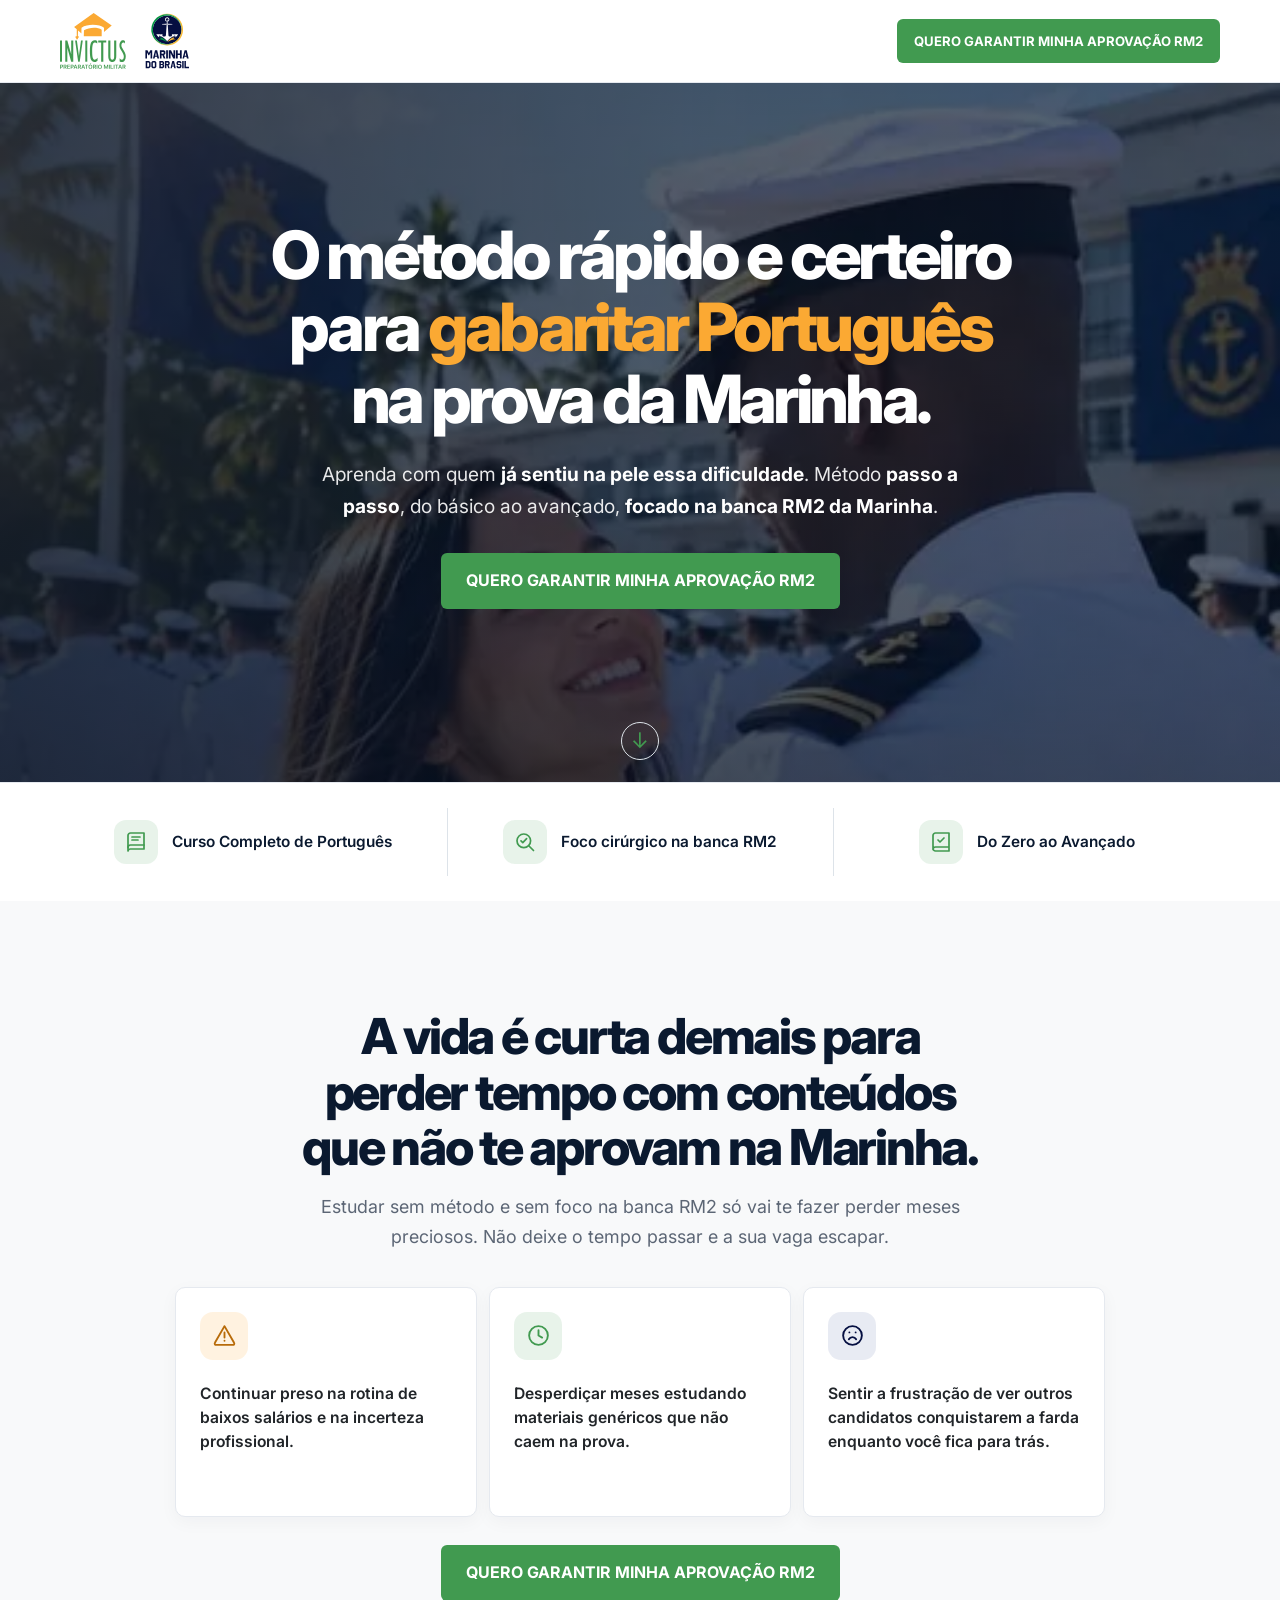
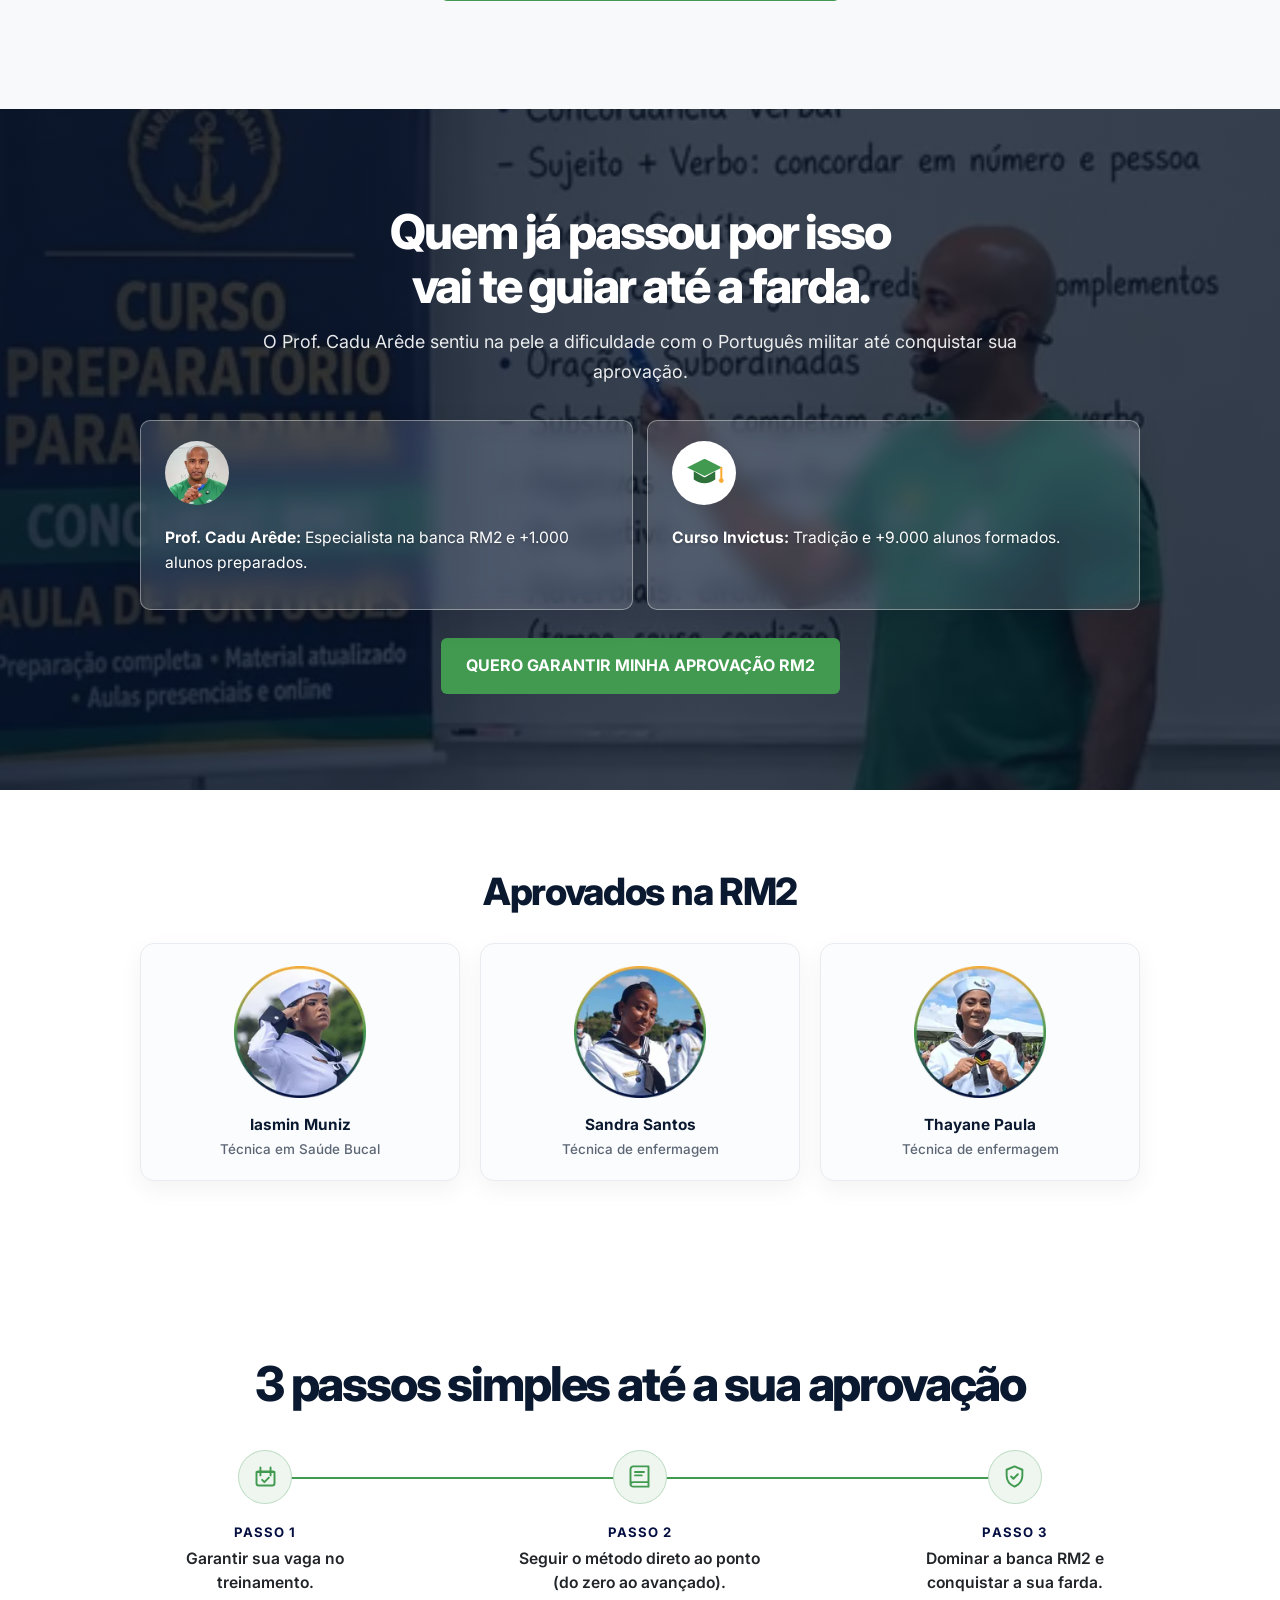
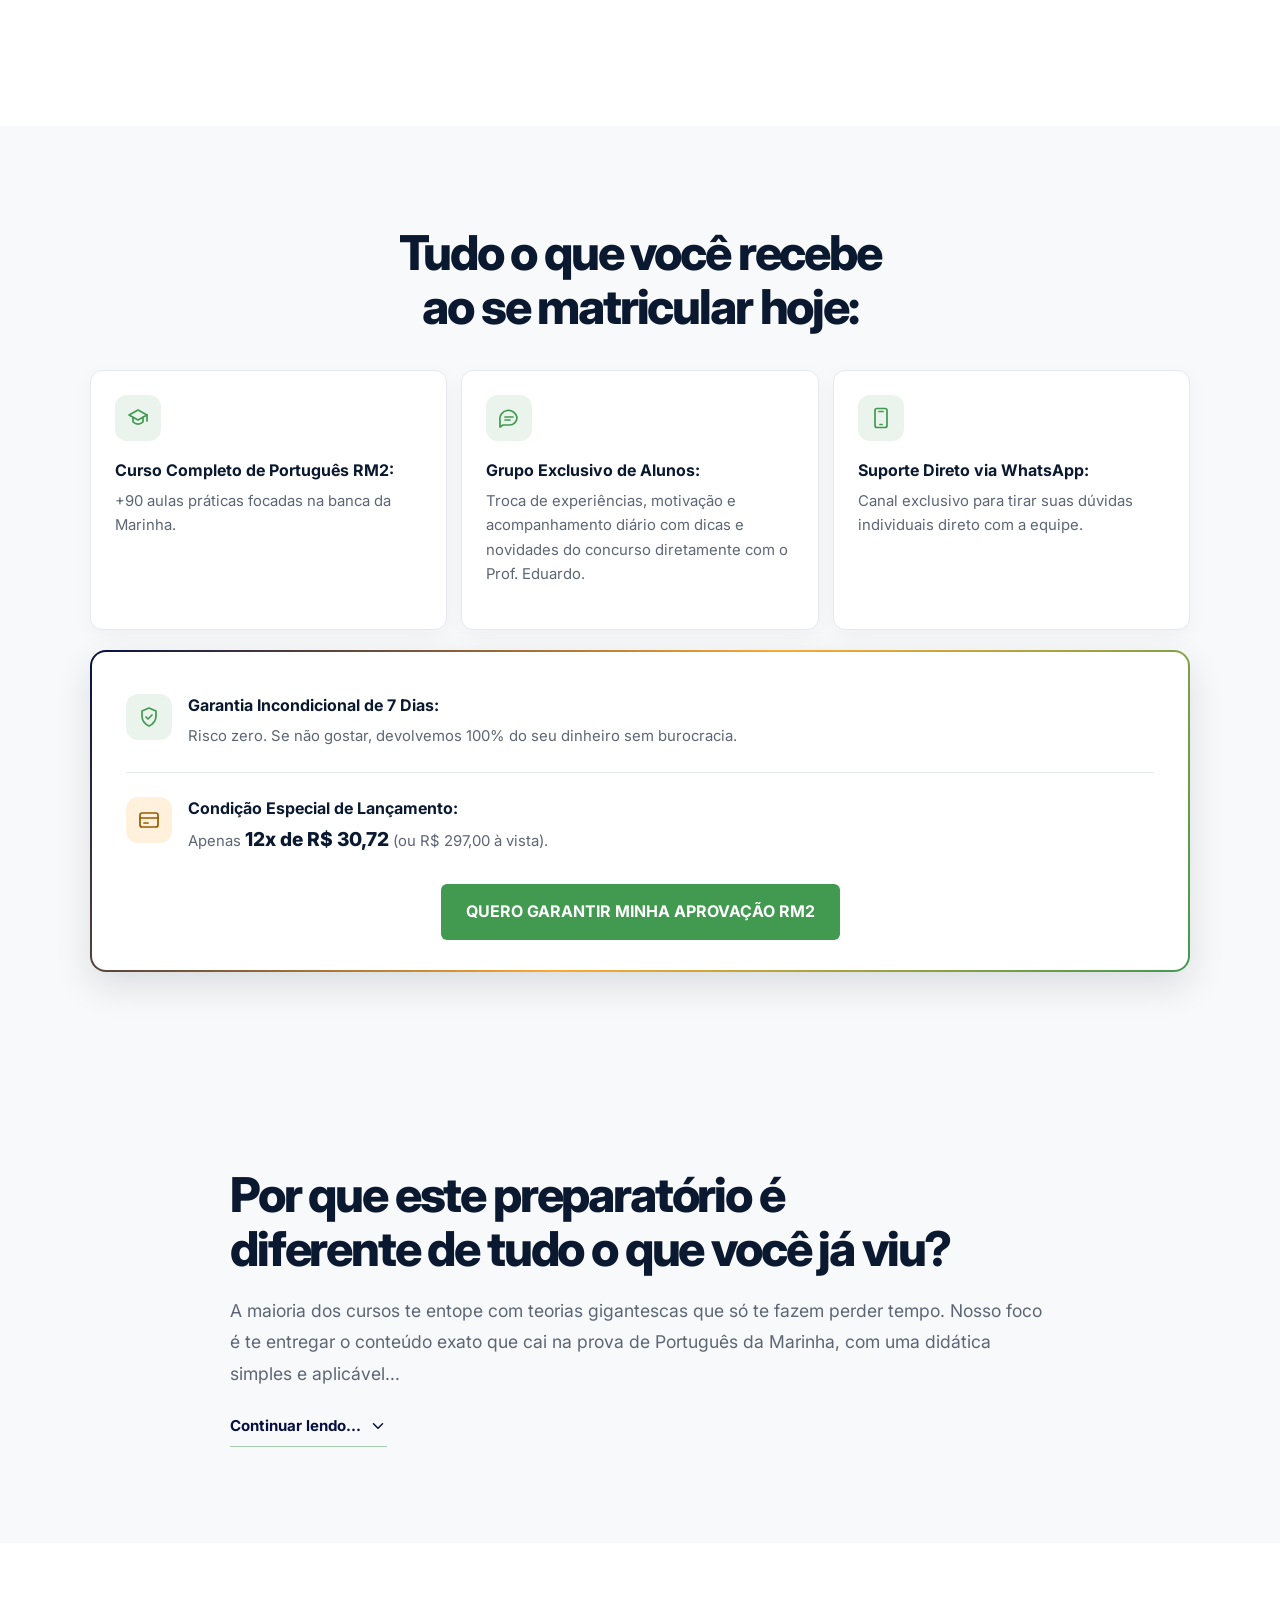
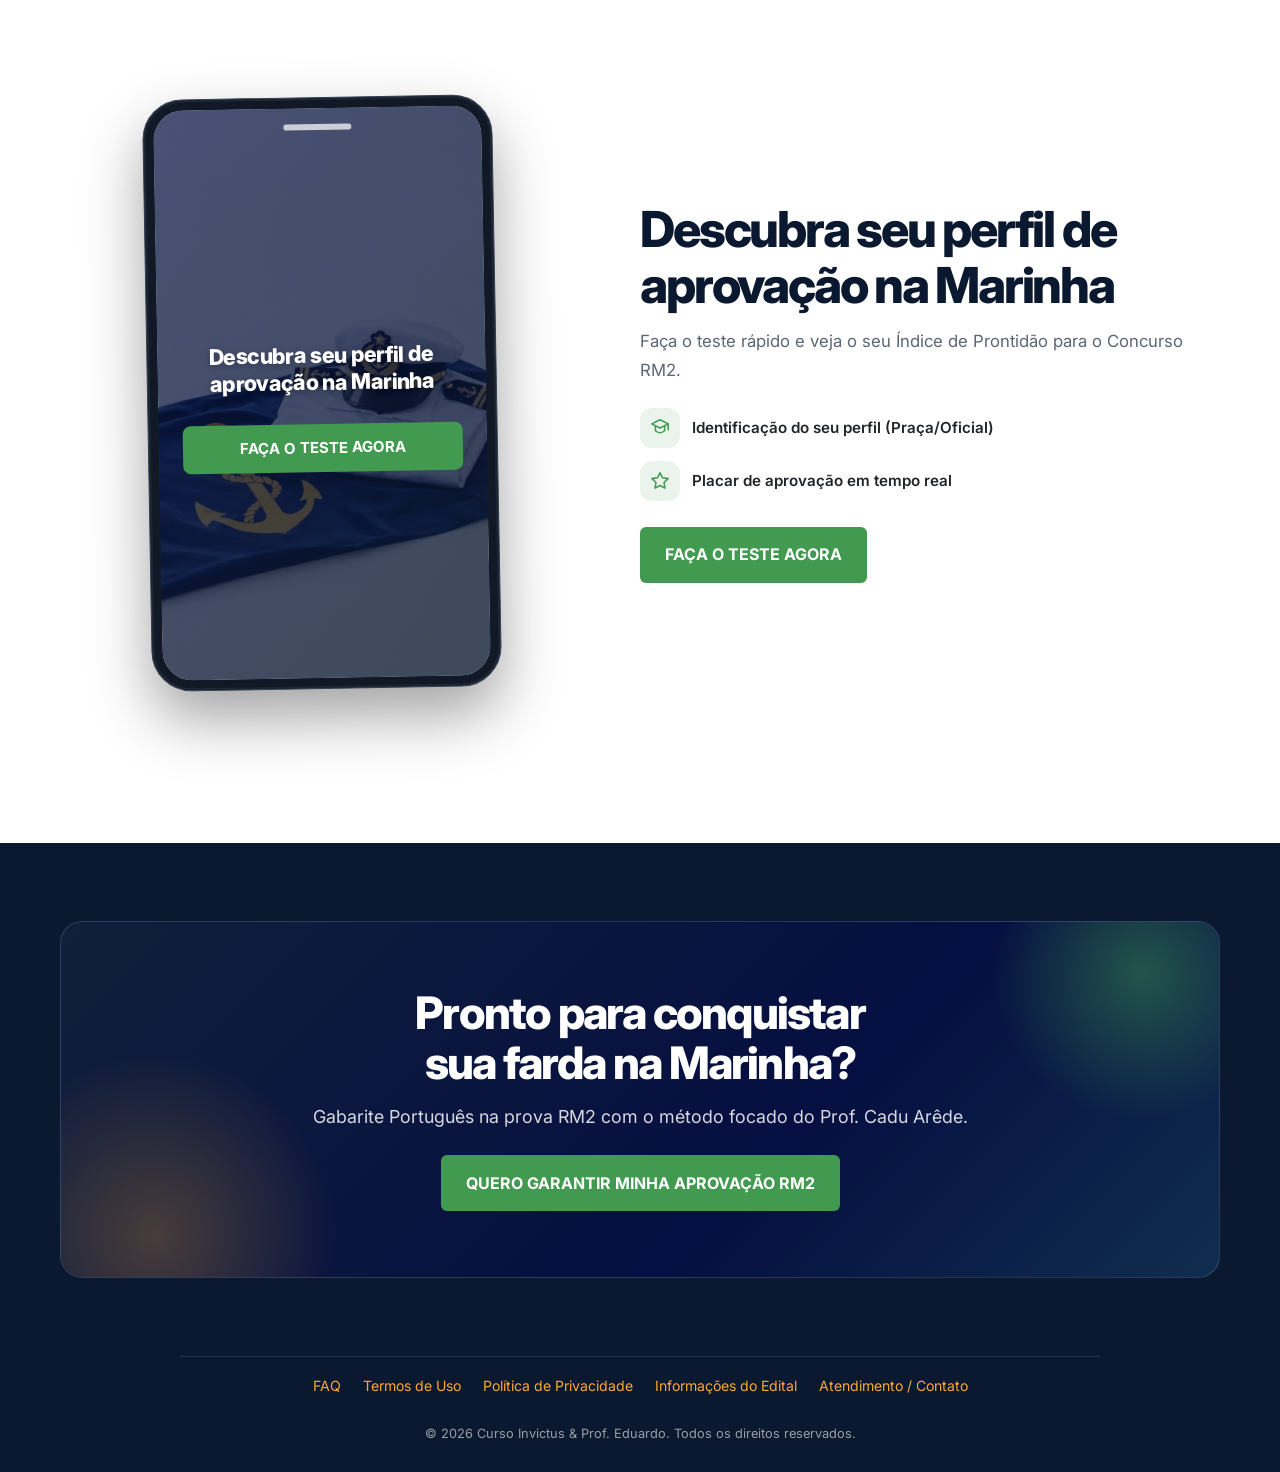
<file: index.html>
<!DOCTYPE html>
<html lang="pt-BR">
<head>

    <!-- Google Tag Manager -->
    <script async src="https://www.googletagmanager.com/gtm.js?id=GTM-WJBBPPFW"></script>
    <script>
      window.dataLayer = window.dataLayer || [];
      function gtag(){dataLayer.push(arguments);}
      gtag('js', new Date());
    </script>
    <!-- End Google Tag Manager -->

    <meta charset="UTF-8">
    <meta name="viewport" content="width=device-width, initial-scale=1.0">
    <meta name="description" content="Prepare-se para a prova de Português da Marinha com o método Invictus RM2.">
    <meta name="theme-color" content="#0A192F">
    <meta name="facebook-domain-verification" content="waq3lsb4lheipch0cb668n9ykri3t5">
    <title>Invictus RM2 | Português para a prova da Marinha</title>

    <link rel="preload" href="./assets/fonts/Inter/Inter-latin.woff" as="font" type="font/woff" crossorigin>

    <style>
        @font-face { font-family:'Inter'; src:url('./assets/fonts/Inter/Inter-latin.woff') format('woff'); font-style:normal; font-weight:100 900; font-display:swap; }
        :root { --primary-blue:#050F41; --dark-blue:#0A192F; --accent-green:#419a50; --accent-yellow:#fba933; --bg-light:#F8F9FA; --text-main:#212529; --text-muted:#5C6675; --white:#fff; --font-base:'Inter','Roboto',sans-serif; --container-max:1160px; }
        *,*::before,*::after { box-sizing:border-box; margin:0; padding:0; }
        body { background:var(--bg-light); color:var(--text-main); font-family:var(--font-base); line-height:1.6; -webkit-font-smoothing:antialiased; }
        img,svg { display:block; max-width:100%; }
        a { color:inherit; }
        .container { width:min(100% - 40px,var(--container-max)); margin-inline:auto; }
        .header { position:relative; z-index:5; padding:12px 0; border-bottom:1px solid #E5E9EF; background:var(--white); }
        .header-container,.brand { display:flex; align-items:center; }
        .header-container { justify-content:space-between; gap:20px; }
        .brand { gap:10px; color:var(--dark-blue); text-decoration:none; }
        .logo-img { width:66px; height:58px; object-fit:contain; }
        .btn-primary { display:inline-flex; align-items:center; justify-content:center; gap:10px; border:0; border-radius:6px; background:var(--accent-green); color:var(--white); text-align:center; text-decoration:none; font:inherit; font-weight:700; }
        .text-desktop { display:inline; }
        .text-mobile { display:none; }
        .btn-header { min-height:44px; padding:10px 17px; font-size:.82rem; }
        .hero-section { position:relative; isolation:isolate; display:flex; min-height:690px; min-height:max(620px,calc(100svh - 82px)); flex-direction:column; justify-content:center; overflow:hidden; padding:24px 0 0; color:var(--white); text-align:center; background:var(--dark-blue); }
        .hero-background { position:absolute; inset:0; z-index:0; pointer-events:none; }
        .hero-background img { width:100%; height:100%; object-fit:cover; object-position:center 42%; }
        .hero-section::before { position:absolute; inset:0; z-index:1; background:linear-gradient(90deg,rgb(5 17 36 / 83%),rgb(5 17 36 / 68%) 55%,rgb(5 17 36 / 64%)),linear-gradient(0deg,rgb(5 17 36 / 34%),transparent 50%); content:''; }
        .hero-content { position:relative; z-index:2; max-width:900px; margin-block:auto; padding-block:48px; }
        .hero-title { max-width:900px; margin:0 auto 22px; color:var(--white); font-size:clamp(2.35rem,5.2vw,4.35rem); font-weight:800; line-height:1.08; letter-spacing:-.055em; text-wrap:balance; }
        .hero-title span { color:var(--accent-yellow); }
        .hero-subtitle { max-width:690px; margin:0 auto 30px; color:rgb(255 255 255 / 90%); font-size:clamp(1rem,1.7vw,1.2rem); font-weight:400; line-height:1.7; text-wrap:pretty; }
        .hero-subtitle strong { color:var(--white); font-weight:700; }
        .hero-cta-wrapper { display:flex; justify-content:center; }
        .btn-large { min-height:56px; padding:15px 25px; font-size:1rem; }
        .scroll-cue { position:relative; z-index:2; display:grid; width:38px; height:38px; flex:0 0 38px; place-items:center; align-self:center; margin:0 auto 22px; border:1px solid #DDE3E9; border-radius:50%; color:var(--accent-green); font-size:1.35rem; line-height:1; text-decoration:none; animation:arrow-down 1.5s ease-in-out infinite; }
        @keyframes arrow-down { 0%,100% { transform:translateY(0); } 50% { transform:translateY(7px); } }
        .hero-benefits { position:relative; z-index:2; width:100%; border-top:1px solid #E5E9EF; background:var(--white); color:var(--dark-blue); }
        .hero-benefits-inner { display:grid; width:min(100% - 40px,var(--container-max)); min-height:118px; grid-template-columns:repeat(3,minmax(0,1fr)); align-items:center; margin-inline:auto; }
        .benefit-item { display:flex; min-height:62px; align-items:center; justify-content:center; gap:14px; padding:12px 20px; font-size:.96rem; font-weight:600; line-height:1.35; }
        .benefit-item + .benefit-item { border-left:1px solid #DDE3E9; }
        .benefit-icon { display:grid; width:44px; height:44px; flex:0 0 44px; place-items:center; border-radius:12px; background:rgb(65 154 80 / 12%); color:var(--accent-green); }
        .benefit-icon svg { width:24px; height:24px; stroke:currentColor; stroke-width:1.7; stroke-linecap:round; stroke-linejoin:round; }
        @media (min-width:900px) { .hero-background img { object-position:center 42%; } }
        @media (max-width:560px) {
            .container { width:min(100% - 32px,var(--container-max)); }
            .header { padding:13px 0; }
            .logo-img { width:58px; height:50px; }
            .btn-header { min-height:40px; padding:9px 11px; font-size:.68rem; }
            .hero-section { min-height:700px; min-height:max(640px,calc(100svh - 74px)); padding-top:8px; }
            .hero-background img { object-position:55% center; }
            .hero-content { padding-block:36px; }
            .hero-title { font-size:clamp(2.15rem,10vw,3.15rem); letter-spacing:-.05em; }
            .hero-subtitle { margin-bottom:24px; font-size:1rem; }
            .btn-large { width:100%; padding-inline:14px; font-size:.92rem; }
            .text-desktop { display:none; }
            .text-mobile { display:inline; }
            .scroll-cue { margin-bottom:16px; }
            .hero-benefits-inner { width:100%; min-height:112px; }
            .benefit-item { flex-direction:column; gap:7px; padding:12px 7px; font-size:.68rem; text-align:center; }
            .benefit-icon { width:38px; height:38px; flex-basis:38px; border-radius:11px; }
            .benefit-icon svg { width:21px; height:21px; }
        }
    </style>
    <link rel="preload" as="style" href="./assets/css/style.css" onload="this.onload=null;this.rel='stylesheet'">
    <noscript><link rel="stylesheet" href="./assets/css/style.css"></noscript>

    <link rel="icon" type="image/x-icon" href="/assets/icons/invictus.ico">
    <script src="./assets/js/meta-pixel.js" defer></script>
</head>
<body>
        <!-- Google Tag Manager (noscript) -->
    <noscript><iframe src="https://www.googletagmanager.com/ns.html?id=GTM-WJBBPPFW"
    height="0" width="0" style="display:none;visibility:hidden"></iframe></noscript>
    <!-- End Google Tag Manager (noscript) -->

    <noscript><img height="1" width="1" style="display:none" src="https://www.facebook.com/tr?id=2348358635926004&amp;ev=PageView&amp;noscript=1" alt=""></noscript>
    <header class="header">
        <div class="container header-container">
            <a href="index.html" class="brand" aria-label="Invictus RM2 — início">
                <img src="./assets/icons/logo-invictus-preparatorio-militar.svg" alt="Invictus RM2" class="logo-img">
                <img src="./assets/icons/marinha-do-brasil-logo.svg" alt="Marinha do Brasil" class="logo-img">
            </a>
            <a href="https://pay.hotmart.com/M106665131F?bid=1792969627010" class="btn-primary btn-header">
                <span class="text-mobile">QUERO APROVAÇÃO RM2</span>
                <span class="text-desktop">QUERO GARANTIR MINHA APROVAÇÃO RM2</span>
            </a>
        </div>
    </header>

    <main>
        <section class="hero-section">
            <picture class="hero-background" aria-hidden="true">
                <source media="(min-width: 900px)" srcset="./assets/images/Celebração-Naval-ao-Sol-formatura-marinha-rm2-descktop.webp">
                <img src="./assets/images/Amor-em-cerimônia-naval-formatura-marinha-rm2-foto-milita-mobile.webp" srcset="./assets/images/Amor-em-cerimônia-naval-formatura-marinha-rm2-foto-milita-mobile-480.webp 480w, ./assets/images/Amor-em-cerimônia-naval-formatura-marinha-rm2-foto-milita-mobile.webp 655w" sizes="100vw" alt="" width="480" height="879" fetchpriority="high" decoding="async">
            </picture>
            <div class="container hero-content">
                <h1 class="hero-title">O método rápido e certeiro para <span>gabaritar Português</span> na prova da Marinha.</h1>
                <p class="hero-subtitle">Aprenda com quem <strong>já sentiu na pele essa dificuldade</strong>. Método <strong>passo a passo</strong>, do básico ao avançado, <strong>focado na banca RM2 da Marinha</strong>.</p>
                <div class="hero-cta-wrapper">
                    <a href="https://pay.hotmart.com/M106665131F?bid=1792969627010" class="btn-primary btn-large">
                        <span class="text-mobile">QUERO APROVAÇÃO RM2</span>
                        <span class="text-desktop">QUERO GARANTIR MINHA APROVAÇÃO RM2</span>
                    </a>
                </div>
            </div>
            <a class="scroll-cue" href="#beneficios" aria-label="Benefícios"><span aria-hidden="true">↓</span></a>
            <div class="hero-benefits" id="beneficios" aria-label="Benefícios do curso">
                <div class="hero-benefits-inner">
                    <div class="benefit-item">
                        <span class="benefit-icon" aria-hidden="true"><svg viewBox="0 0 24 24" fill="none"><path d="M4 5.5A2.5 2.5 0 0 1 6.5 3H20v16H6.5A2.5 2.5 0 0 0 4 21V5.5Z"/><path d="M4 17.5A2.5 2.5 0 0 1 6.5 15H20M8 7h8M8 10h6"/></svg></span>
                        <span>Curso Completo de Português</span>
                    </div>
                    <div class="benefit-item">
                        <span class="benefit-icon" aria-hidden="true"><svg viewBox="0 0 24 24" fill="none"><circle cx="10.8" cy="10.8" r="6.8"/><path d="m16 16 4.5 4.5M8 10.8l1.8 1.8 3.8-4"/></svg></span>
                        <span>Foco cirúrgico na banca RM2</span>
                    </div>
                    <div class="benefit-item">
                        <span class="benefit-icon" aria-hidden="true"><svg viewBox="0 0 24 24" fill="none"><path d="M4 19.5A2.5 2.5 0 0 1 6.5 17H20M6.5 3H20v18H6.5A2.5 2.5 0 0 1 4 18.5v-13A2.5 2.5 0 0 1 6.5 3Z"/><path d="m9 10 2 2 4-4"/></svg></span>
                        <span>Do Zero ao Avançado</span>
                    </div>
                </div>
            </div>
        </section>

        <section class="risks-section" aria-labelledby="risks-title">
            <div class="container risks-container">
                <div class="risks-intro">
                    <h2 class="risks-title" id="risks-title">A vida é curta demais para perder tempo com conteúdos que não te aprovam na Marinha.</h2>
                    <p class="risks-description">Estudar sem método e sem foco na banca RM2 só vai te fazer perder meses preciosos. Não deixe o tempo passar e a sua vaga escapar.</p>
                </div>
                <div class="risks-list">
                    <article class="risk-item">
                        <span class="risk-icon" aria-hidden="true"><svg viewBox="0 0 24 24" fill="none"><path d="M12 3 2.8 19a1.3 1.3 0 0 0 1.1 2h16.2a1.3 1.3 0 0 0 1.1-2L12 3Z"/><path d="M12 9v5m0 3h.01"/></svg></span>
                        <p>Continuar preso na rotina de baixos salários e na incerteza profissional.</p>
                    </article>
                    <article class="risk-item">
                        <span class="risk-icon" aria-hidden="true"><svg viewBox="0 0 24 24" fill="none"><circle cx="12" cy="12" r="9"/><path d="M12 7v5l3.5 2"/></svg></span>
                        <p>Desperdiçar meses estudando materiais genéricos que não caem na prova.</p>
                    </article>
                    <article class="risk-item">
                        <span class="risk-icon" aria-hidden="true"><svg viewBox="0 0 24 24" fill="none"><circle cx="12" cy="12" r="9"/><path d="M8.5 15.5s1.2-2 3.5-2 3.5 2 3.5 2M9 9h.01M15 9h.01"/></svg></span>
                        <p>Sentir a frustração de ver outros candidatos conquistarem a farda enquanto você fica para trás.</p>
                    </article>
                </div>
                <div class="risks-cta">
                    <a href="https://pay.hotmart.com/M106665131F?bid=1792969627010" class="btn-primary btn-large">
                        <span class="text-mobile">QUERO APROVAÇÃO RM2</span>
                        <span class="text-desktop">QUERO GARANTIR MINHA APROVAÇÃO RM2</span>
                    </a>
                </div>
            </div>
        </section>

        <section class="guide-section" aria-labelledby="guide-title">
            <picture class="guide-background" aria-hidden="true">
                <source media="(min-width: 768px)" srcset="./assets/images/aula-concurso-marinha-rm2-descktop.webp">
                <img src="./assets/images/aula-concurso-marinha-rm2-mobile.webp" srcset="./assets/images/aula-concurso-marinha-rm2-mobile-480.webp 480w, ./assets/images/aula-concurso-marinha-rm2-mobile.webp 675w" sizes="100vw" alt="" width="480" height="853" loading="lazy" decoding="async">
            </picture>
            <div class="container guide-container">
                <div class="guide-intro">
                    <h2 class="guide-title" id="guide-title">Quem já passou por isso vai te guiar até a farda.</h2>
                    <p class="guide-description">O Prof. Cadu Arêde sentiu na pele a dificuldade com o Português militar até conquistar sua aprovação.</p>
                </div>
                <div class="guide-highlights">
                    <article class="guide-highlight">
                        <img src="./assets/images/professor-eduardo-128.webp" srcset="./assets/images/professor-eduardo-128.webp 128w, ./assets/images/professor-eduardo-256.webp 256w" sizes="64px" width="64" height="64" alt="Prof. Eduardo" class="guide-avatar" loading="lazy" decoding="async">
                        <p><strong>Prof. Cadu Arêde:</strong> Especialista na banca RM2 e +1.000 alunos preparados.</p>
                    </article>
                    <article class="guide-highlight">
                        <span class="guide-hat"><img src="./assets/icons/invictus-chapeu.svg" alt="" aria-hidden="true"></span>
                        <p><strong>Curso Invictus:</strong> Tradição e +9.000 alunos formados.</p>
                    </article>
                </div>
                <div class="guide-cta">
                    <a href="https://pay.hotmart.com/M106665131F?bid=1792969627010" class="btn-primary btn-large">
                        <span class="text-mobile">QUERO APROVAÇÃO RM2</span>
                        <span class="text-desktop">QUERO GARANTIR MINHA APROVAÇÃO RM2</span>
                    </a>
                </div>
            </div>
        </section>

        <section class="graduate-proof-section" aria-labelledby="graduate-proof-title">
            <div class="container graduate-proof-container">
                <h2 class="graduate-proof-title" id="graduate-proof-title">Aprovados na RM2</h2>
                <div class="graduate-proof-grid">
                    <article class="graduate-proof-card">
                        <img src="./assets/images/Aprovada-marinha-rm2-160.webp" srcset="./assets/images/Aprovada-marinha-rm2-160.webp 160w, ./assets/images/Aprovada-marinha-rm2-320.webp 320w, ./assets/images/Aprovada-marinha-rm2.webp 500w" sizes="(max-width: 560px) 76px, 132px" width="500" height="500" alt="Aprovada na RM2" loading="lazy" decoding="async">
                        <div class="graduate-proof-caption">
                            <p class="graduate-proof-name">Iasmin Muniz</p>
                            <p class="graduate-proof-role">Técnica em Saúde Bucal</p>
                        </div>
                    </article>
                    <article class="graduate-proof-card">
                        <img src="./assets/images/Sandra-Santos-Aprovada-marinha-rm2-160.webp" srcset="./assets/images/Sandra-Santos-Aprovada-marinha-rm2-160.webp 160w, ./assets/images/Sandra-Santos-Aprovada-marinha-rm2-320.webp 320w, ./assets/images/Sandra-Santos-Aprovada-marinha-rm2.webp 500w" sizes="(max-width: 560px) 76px, 132px" width="500" height="500" alt="Aprovada na RM2" loading="lazy" decoding="async">
                        <div class="graduate-proof-caption">
                            <p class="graduate-proof-name">Sandra Santos</p>
                            <p class="graduate-proof-role">Técnica de enfermagem</p>
                        </div>
                    </article>
                    <article class="graduate-proof-card">
                        <img src="./assets/images/Thayane-Paula-Aprovada-marinha-rm2-160.webp" srcset="./assets/images/Thayane-Paula-Aprovada-marinha-rm2-160.webp 160w, ./assets/images/Thayane-Paula-Aprovada-marinha-rm2-320.webp 320w, ./assets/images/Thayane-Paula-Aprovada-marinha-rm2.webp 500w" sizes="(max-width: 560px) 76px, 132px" width="500" height="500" alt="Aprovada na RM2" loading="lazy" decoding="async">
                        <div class="graduate-proof-caption">
                            <p class="graduate-proof-name">Thayane Paula</p>
                            <p class="graduate-proof-role">Técnica de enfermagem</p>
                        </div>
                    </article>
                </div>
            </div>
        </section>

        <section class="process-section" aria-labelledby="process-title">
            <div class="container process-container">
                <h2 class="process-title" id="process-title">3 passos simples até a sua aprovação</h2>
                <div class="process-steps">
                    <article class="process-step">
                        <span class="process-node" aria-hidden="true"><svg viewBox="0 0 24 24" fill="none"><path d="M5 7.5h14M7.5 4v7m9-7v7M6 20h12a2 2 0 0 0 2-2V8H4v10a2 2 0 0 0 2 2Z"/><path d="m9 15 2 2 4-4"/></svg></span>
                        <div><h3>Passo 1</h3><p>Garantir sua vaga no treinamento.</p></div>
                    </article>
                    <article class="process-step">
                        <span class="process-node" aria-hidden="true"><svg viewBox="0 0 24 24" fill="none"><path d="M4 19.5A2.5 2.5 0 0 1 6.5 17H20M6.5 3H20v18H6.5A2.5 2.5 0 0 1 4 18.5v-13A2.5 2.5 0 0 1 6.5 3Z"/><path d="M8 8h8M8 11h6"/></svg></span>
                        <div><h3>Passo 2</h3><p>Seguir o método direto ao ponto (do zero ao avançado).</p></div>
                    </article>
                    <article class="process-step">
                        <span class="process-node" aria-hidden="true"><svg viewBox="0 0 24 24" fill="none"><path d="m12 3 7 3v5c0 4.7-2.9 8.1-7 10-4.1-1.9-7-5.3-7-10V6l7-3Z"/><path d="m9 12 2 2 4-4"/></svg></span>
                        <div><h3>Passo 3</h3><p>Dominar a banca RM2 e conquistar a sua farda.</p></div>
                    </article>
                </div>
            </div>
        </section>

        <section class="offer-section" aria-labelledby="offer-title">
            <div class="container offer-container">
                <h2 class="offer-title" id="offer-title">Tudo o que você recebe ao se matricular hoje:</h2>
                <div class="offer-value-grid">
                    <article class="offer-value-card">
                        <span class="offer-icon" aria-hidden="true"><svg viewBox="0 0 24 24" fill="none"><path d="m3 9 9-5 9 5-9 5-9-5Z"/><path d="M7 11.3V16c2.9 2.7 7.1 2.7 10 0v-4.7M21 9v6"/></svg></span>
                        <h3>Curso Completo de Português RM2:</h3>
                        <p>+90 aulas práticas focadas na banca da Marinha.</p>
                    </article>
                    <article class="offer-value-card">
                        <span class="offer-icon" aria-hidden="true"><svg viewBox="0 0 24 24" fill="none"><path d="M20 11.5a7.5 7.5 0 0 1-7.5 7.5H6l-3 2v-6.5A7.5 7.5 0 1 1 20 11.5Z"/><path d="M8 11h8M8 14h5"/></svg></span>
                        <h3>Grupo Exclusivo de Alunos:</h3>
                        <p>Troca de experiências, motivação e acompanhamento diário com dicas e novidades do concurso diretamente com o Prof. Eduardo.</p>
                    </article>
                    <article class="offer-value-card">
                        <span class="offer-icon" aria-hidden="true"><svg viewBox="0 0 24 24" fill="none"><rect x="6" y="2.5" width="12" height="19" rx="2"/><path d="M10 5.5h4M11 18.5h2"/></svg></span>
                        <h3>Suporte Direto via WhatsApp:</h3>
                        <p>Canal exclusivo para tirar suas dúvidas individuais direto com a equipe.</p>
                    </article>
                </div>
                <div class="offer-stack-card">
                    <div class="offer-stack-inner">
                        <article class="offer-guarantee">
                            <span class="offer-icon" aria-hidden="true"><svg viewBox="0 0 24 24" fill="none"><path d="m12 3 7 3v5c0 4.7-2.9 8.1-7 10-4.1-1.9-7-5.3-7-10V6l7-3Z"/><path d="m9 12 2 2 4-4"/></svg></span>
                            <div><h3>Garantia Incondicional de 7 Dias:</h3><p>Risco zero. Se não gostar, devolvemos 100% do seu dinheiro sem burocracia.</p></div>
                        </article>
                        <article class="offer-price">
                            <span class="offer-icon" aria-hidden="true"><svg viewBox="0 0 24 24" fill="none"><rect x="3" y="5" width="18" height="14" rx="2"/><path d="M3 10h18M7 15h4"/></svg></span>
                            <div><h3>Condição Especial de Lançamento:</h3><p>Apenas <strong>12x de R$ 30,72</strong> <span>(ou R$ 297,00 à vista)</span>.</p></div>
                        </article>
                        <div class="offer-cta">
                            <a href="https://pay.hotmart.com/M106665131F?bid=1792969627010" class="btn-primary btn-large">
                                <span class="text-mobile">QUERO APROVAÇÃO RM2</span>
                                <span class="text-desktop">QUERO GARANTIR MINHA APROVAÇÃO RM2</span>
                            </a>
                        </div>
                    </div>
                </div>
            </div>
        </section>

        <section class="explainer-section" aria-labelledby="explainer-title">
            <div class="container explainer-container">
                <h2 class="explainer-title" id="explainer-title">Por que este preparatório é diferente de tudo o que você já viu?</h2>
                <p class="explainer-intro">A maioria dos cursos te entope com teorias gigantescas que só te fazem perder tempo. Nosso foco é te entregar o conteúdo exato que cai na prova de Português da Marinha, com uma didática simples e aplicável...</p>
                <button class="expand-reading" type="button" aria-expanded="false" aria-controls="expanded-reading" data-expand-reading>
                    <span>Continuar lendo...</span>
                    <svg viewBox="0 0 24 24" fill="none" aria-hidden="true"><path d="m6 9 6 6 6-6"/></svg>
                </button>
                <div class="expanded-reading" id="expanded-reading" hidden>
                    <p>...criada especialmente para quem precisa aprender do zero ou está há anos sem estudar. Você não precisa ser um gênio da gramática para ser aprovado no RM2. Só precisa do método certo, direcionado para a banca da Marinha, que te ensina a acertar as questões que a maioria erra. Sem rodeios, sem complicação e no seu próprio ritmo.</p>
                    <div class="explainer-cta">
                        <a href="https://pay.hotmart.com/M106665131F?bid=1792969627010" class="btn-primary btn-large">
                            <span class="text-mobile">QUERO APROVAÇÃO RM2</span>
                            <span class="text-desktop">QUERO GARANTIR MINHA APROVAÇÃO RM2</span>
                        </a>
                    </div>
                </div>
            </div>
        </section>

        <section class="quiz-lead-section" aria-labelledby="quiz-lead-title">
            <div class="container quiz-lead-layout">
                <div class="quiz-showcase-stage">
                    <a class="quiz-phone" href="quiz.html" aria-label="FAÇA O TESTE AGORA">
                        <div class="quiz-phone-screen">
                            <img class="quiz-phone-background" src="./assets/images/concurso-da-marinharm2-invictus.webp" alt="" width="678" height="1200" loading="lazy" decoding="async">
                            <span class="quiz-phone-speaker" aria-hidden="true"></span>
                            <div class="quiz-screen-content">
                                <p>Descubra seu perfil de aprovação na Marinha</p>
                                <span class="quiz-screen-button">FAÇA O TESTE AGORA</span>
                            </div>
                        </div>
                    </a>
                </div>
                <div class="quiz-lead-copy">
                    <h2 class="quiz-lead-title" id="quiz-lead-title">Descubra seu perfil de aprovação na Marinha</h2>
                    <p class="quiz-lead-subtitle">Faça o teste rápido e veja o seu Índice de Prontidão para o Concurso RM2.</p>
                    <ul class="quiz-benefits">
                        <li><span class="quiz-benefit-icon" aria-hidden="true"><svg viewBox="0 0 24 24" fill="none"><path d="M12 3 3 7.5 12 12l9-4.5L12 3Z"/><path d="M7 10v5c2.9 2.7 7.1 2.7 10 0v-5M21 8v6"/></svg></span><span>Identificação do seu perfil (Praça/Oficial)</span></li>
                        <li><span class="quiz-benefit-icon" aria-hidden="true"><svg viewBox="0 0 24 24" fill="none"><path d="m12 3 2.7 5.5 6.1.9-4.4 4.3 1 6.1-5.4-2.9-5.4 2.9 1-6.1-4.4-4.3 6.1-.9L12 3Z"/></svg></span><span>Placar de aprovação em tempo real</span></li>
                    </ul>
                    <a class="btn-primary btn-large quiz-lead-cta" href="quiz.html">FAÇA O TESTE AGORA</a>
                </div>
            </div>
        </section>
    </main>

    <section class="footer-cta-section" aria-labelledby="footer-cta-title">
        <div class="container">
            <div class="footer-cta-card">
                <div class="footer-cta-content">
                    <h2 id="footer-cta-title">Pronto para conquistar sua farda na Marinha?</h2>
                    <p>Gabarite Português na prova RM2 com o método focado do Prof. Cadu Arêde.</p>
                    <a class="btn-primary btn-large" href="https://pay.hotmart.com/M106665131F?bid=1792969627010">
                        <span class="text-mobile">QUERO APROVAÇÃO RM2</span>
                        <span class="text-desktop">QUERO GARANTIR MINHA APROVAÇÃO RM2</span>
                    </a>
                </div>
                <span class="footer-cta-shape footer-cta-shape-one" aria-hidden="true"></span>
                <span class="footer-cta-shape footer-cta-shape-two" aria-hidden="true"></span>
            </div>
        </div>
    </section>

    <footer class="footer">
        <div class="container footer-container">
            <nav class="footer-links" aria-label="Links institucionais">
                <a href="./pages/faq.html">FAQ</a>
                <a href="./pages/termos-de-uso.html">Termos de Uso</a>
                <a href="./pages/politica-de-privacidade.html">Política de Privacidade</a>
                <a href="./pages/edital.html">Informações do Edital</a>
                <a href="./pages/contato.html">Atendimento / Contato</a>
            </nav>
            <p class="footer-copyright">&copy; 2026 Curso Invictus &amp; Prof. Eduardo. Todos os direitos reservados.</p>
        </div>
    </footer>
    <script src="./assets/js/main.js" defer></script>
</body>
</html>
</file>
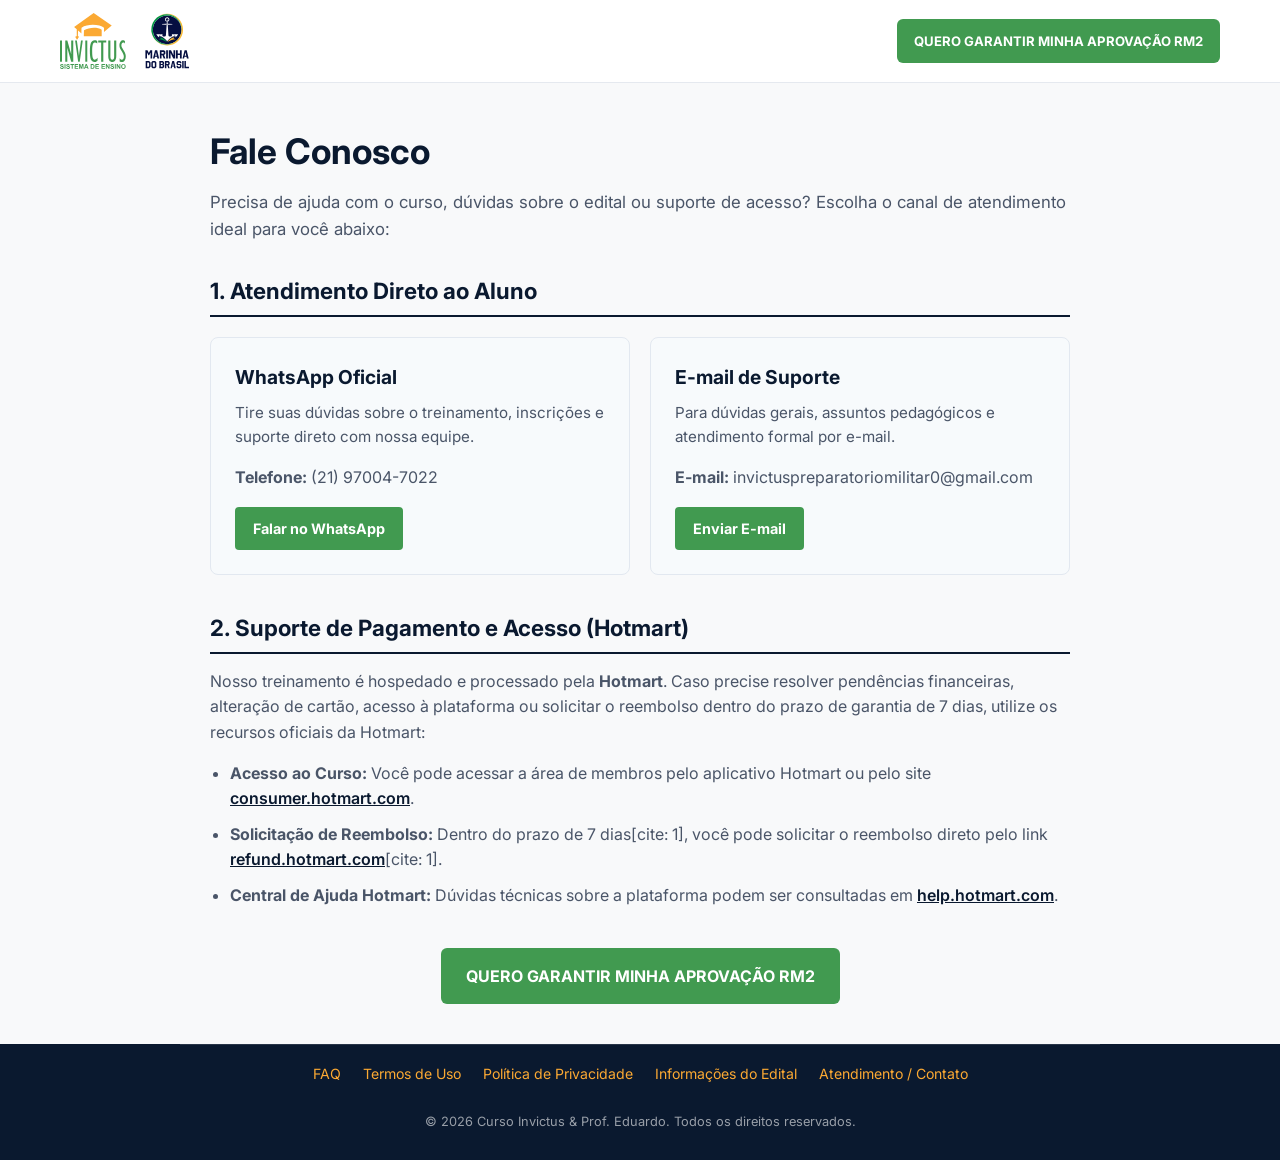
<file: pages/contato.html>
<!DOCTYPE html>
<html lang="pt-BR">
<head>
    <meta charset="UTF-8">
    <meta name="viewport" content="width=device-width, initial-scale=1.0">
    <meta name="description" content="Canais de Atendimento e Suporte do Curso Invictus e Prof. Eduardo. Entre em contato via WhatsApp, E-mail ou suporte da Hotmart.">
    <meta name="theme-color" content="#0A192F">
    <title>Atendimento e Contato | Invictus RM2</title>

    <link rel="preconnect" href="https://fonts.googleapis.com">
    <link rel="preconnect" href="https://fonts.gstatic.com" crossorigin>
    <link href="https://fonts.googleapis.com/css2?family=Inter:wght@400;500;600;700;800&display=swap" rel="stylesheet">
    <link rel="stylesheet" href="../assets/css/style.css">

    <link rel="icon" type="image/x-icon" href="/assets/icons/invictus.ico">
</head>
<body>
    <header class="header">
        <div class="container header-container">
            <a href="../index.html" class="brand" aria-label="Invictus RM2 — início">
                <img src="../assets/icons/logo-invictus.svg" alt="Invictus RM2" class="logo-img">
                <img src="../assets/icons/marinha-do-brasil-logo.svg" alt="Marinha do Brasil" class="logo-img">
            </a>
            <a href="https://pay.hotmart.com/M106665131F?bid=1792969627010" class="btn-primary btn-header">
                <span class="text-mobile">QUERO APROVAÇÃO RM2</span>
                <span class="text-desktop">QUERO GARANTIR MINHA APROVAÇÃO RM2</span>
            </a>
        </div>
    </header>

    <main class="container page-content" style="padding: 40px 20px; max-width: 900px; margin: 0 auto; color: #4A5568; line-height: 1.6;">
        <h1 style="font-size: 2.2rem; margin-bottom: 10px; color: #0A192F;">Fale Conosco</h1>
        <p style="margin-bottom: 30px; font-size: 1.05rem; color: #4A5568;">Precisa de ajuda com o curso, dúvidas sobre o edital ou suporte de acesso? Escolha o canal de atendimento ideal para você abaixo:</p>

        <!-- Seção 1: Canais Diretos do Curso -->
        <section style="margin-bottom: 35px;">
            <h2 style="font-size: 1.4rem; color: #0A192F; margin-bottom: 15px; border-bottom: 2px solid #0A192F; padding-bottom: 6px;">1. Atendimento Direto ao Aluno</h2>

            <div style="display: grid; grid-template-columns: repeat(auto-fit, minmax(280px, 1fr)); gap: 20px; margin-top: 20px;">
                <!-- Card WhatsApp -->
                <article style="background-color: #F7FAFC; border: 1px solid #E2E8F0; border-radius: 8px; padding: 24px;">
                    <h3 style="font-size: 1.2rem; color: #0A192F; margin-bottom: 8px;">WhatsApp Oficial</h3>
                    <p style="font-size: 0.95rem; margin-bottom: 16px;">Tire suas dúvidas sobre o treinamento, inscrições e suporte direto com nossa equipe.</p>
                    <p style="margin-bottom: 16px;"><strong>Telefone:</strong> (21) 97004-7022</p>
                    <a href="https://wa.me/5521970047022" target="_blank" rel="noopener noreferrer" class="btn-primary" style="display: inline-block; padding: 10px 18px; font-size: 0.9rem; text-decoration: none; border-radius: 4px;">Falar no WhatsApp</a>
                </article>

                <!-- Card E-mail -->
                <article style="background-color: #F7FAFC; border: 1px solid #E2E8F0; border-radius: 8px; padding: 24px;">
                    <h3 style="font-size: 1.2rem; color: #0A192F; margin-bottom: 8px;">E-mail de Suporte</h3>
                    <p style="font-size: 0.95rem; margin-bottom: 16px;">Para dúvidas gerais, assuntos pedagógicos e atendimento formal por e-mail.</p>
                    <p style="margin-bottom: 16px; word-break: break-all;"><strong>E-mail:</strong> invictuspreparatoriomilitar0@gmail.com</p>
                    <a href="mailto:invictuspreparatoriomilitar0@gmail.com" class="btn-primary" style="display: inline-block; padding: 10px 18px; font-size: 0.9rem; text-decoration: none; border-radius: 4px;">Enviar E-mail</a>
                </article>
            </div>
        </section>

        <!-- Seção 2: Suporte Plataforma Hotmart -->
        <section style="margin-bottom: 35px;">
            <h2 style="font-size: 1.4rem; color: #0A192F; margin-bottom: 15px; border-bottom: 2px solid #0A192F; padding-bottom: 6px;">2. Suporte de Pagamento e Acesso (Hotmart)</h2>
            <p>Nosso treinamento é hospedado e processado pela <strong>Hotmart</strong>. Caso precise resolver pendências financeiras, alteração de cartão, acesso à plataforma ou solicitar o reembolso dentro do prazo de garantia de 7 dias, utilize os recursos oficiais da Hotmart:</p>

            <ul style="margin-top: 15px; padding-left: 20px; list-style-type: disc;">
                <li style="margin-bottom: 10px;"><strong>Acesso ao Curso:</strong> Você pode acessar a área de membros pelo aplicativo Hotmart ou pelo site <a href="https://consumer.hotmart.com" target="_blank" rel="noopener noreferrer" style="color: #0A192F; font-weight: 600;">consumer.hotmart.com</a>.</li>
                <li style="margin-bottom: 10px;"><strong>Solicitação de Reembolso:</strong> Dentro do prazo de 7 dias[cite: 1], você pode solicitar o reembolso direto pelo link <a href="https://refund.hotmart.com" target="_blank" rel="noopener noreferrer" style="color: #0A192F; font-weight: 600;">refund.hotmart.com</a>[cite: 1].</li>
                <li style="margin-bottom: 10px;"><strong>Central de Ajuda Hotmart:</strong> Dúvidas técnicas sobre a plataforma podem ser consultadas em <a href="https://help.hotmart.com" target="_blank" rel="noopener noreferrer" style="color: #0A192F; font-weight: 600;">help.hotmart.com</a>.</li>
            </ul>
        </section>

        <div style="text-align: center; margin-top: 40px;">
            <a href="https://pay.hotmart.com/M106665131F?bid=1792969627010" class="btn-primary btn-large">
                <span class="text-mobile">QUERO APROVAÇÃO RM2</span>
                <span class="text-desktop">QUERO GARANTIR MINHA APROVAÇÃO RM2</span>
            </a>
        </div>
    </main>

    <footer class="footer">
        <div class="container footer-container">
            <nav class="footer-links" aria-label="Links institucionais">
                <a href="./faq.html">FAQ</a>
                <a href="./termos-de-uso.html">Termos de Uso</a>
                <a href="./politica-de-privacidade.html">Política de Privacidade</a>
                <a href="./edital.html">Informações do Edital</a>
                <a href="./contato.html">Atendimento / Contato</a>
            </nav>
            <p class="footer-copyright">&copy; 2026 Curso Invictus &amp; Prof. Eduardo. Todos os direitos reservados.</p>
        </div>
    </footer>
    <script src="../assets/js/main.js" defer></script>
</body>
</html>
</file>
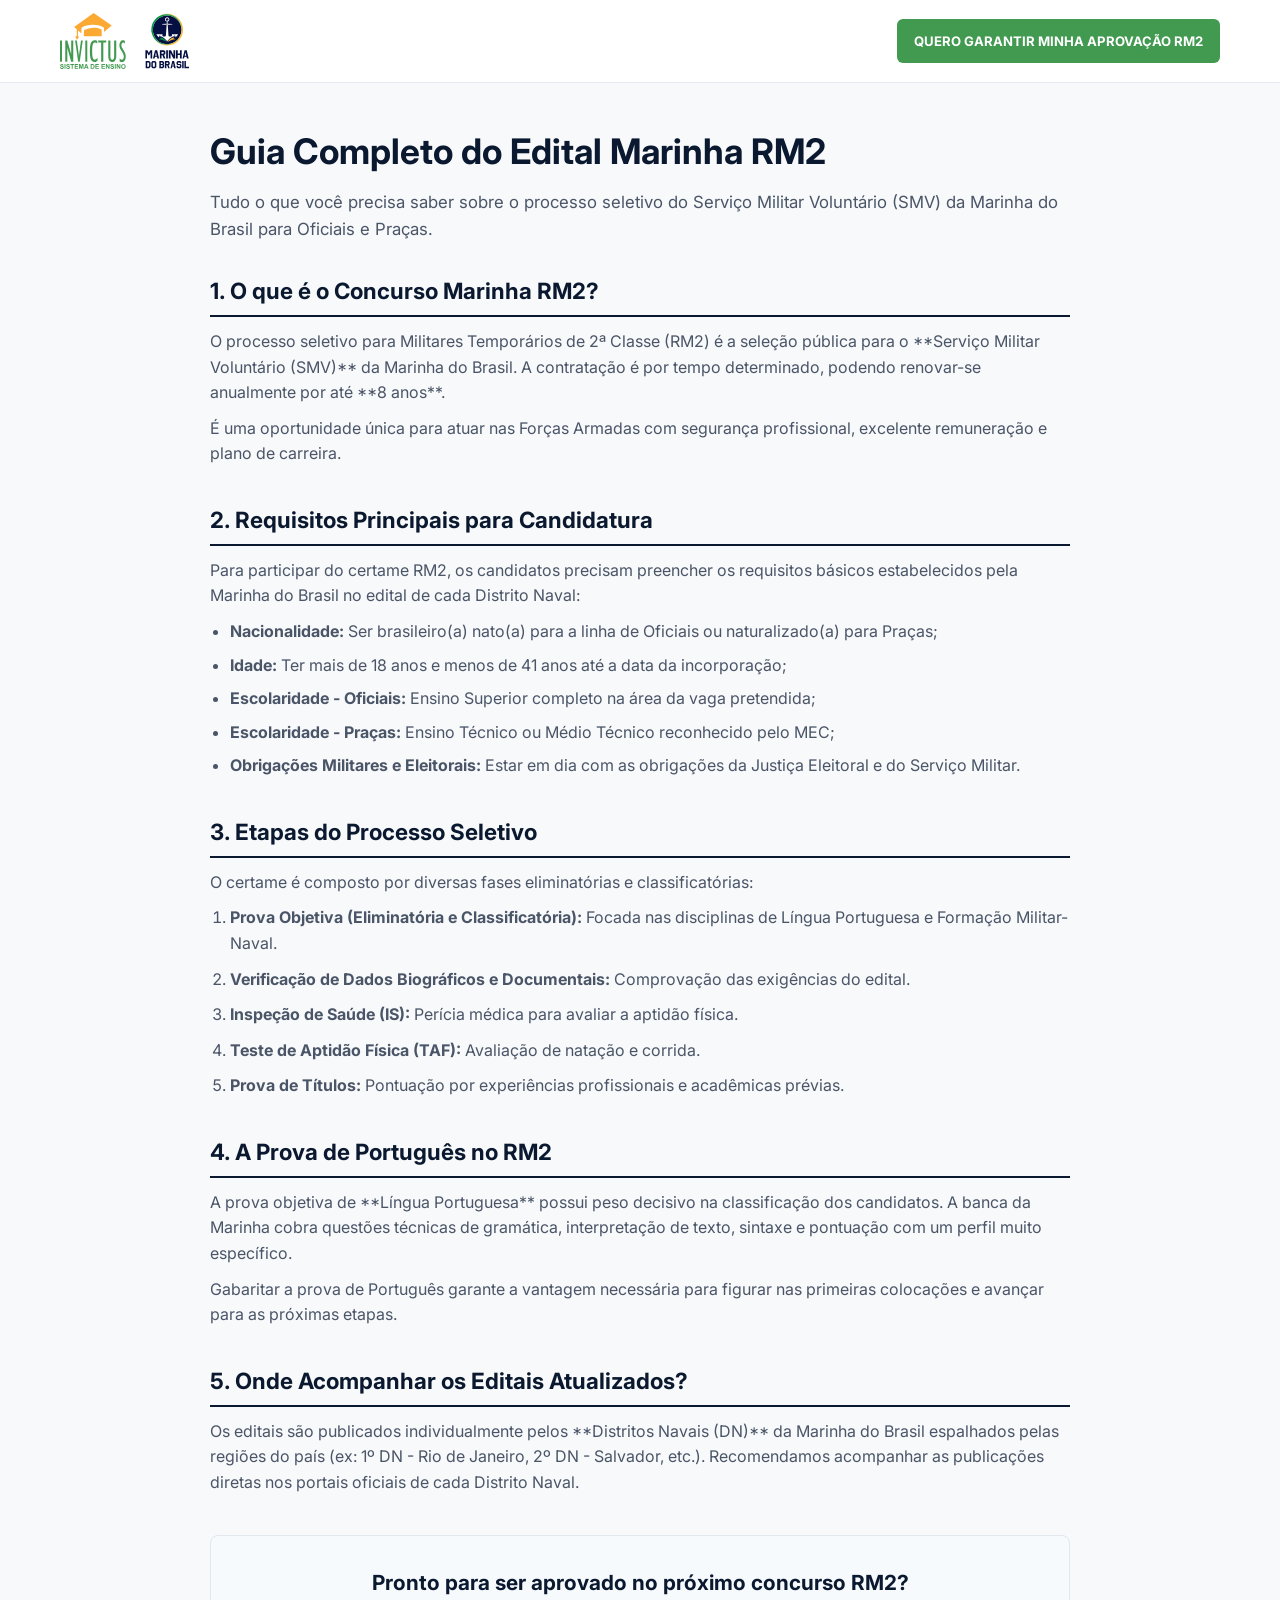
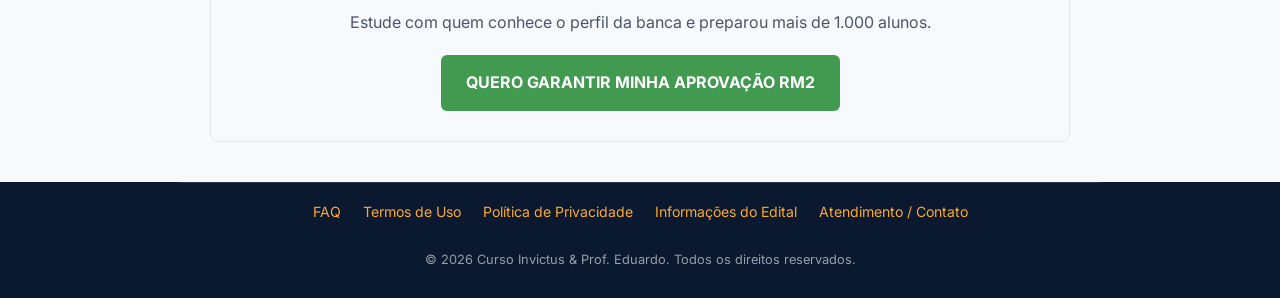
<file: pages/edital.html>
<!DOCTYPE html>
<html lang="pt-BR">
<head>
    <meta charset="UTF-8">
    <meta name="viewport" content="width=device-width, initial-scale=1.0">
    <!-- Meta tags focadas em SEO para o concurso RM2 -->
    <meta name="description" content="Confira o resumo completo do edital do Concurso Marinha RM2: requisitos, idades, etapas da prova, conteúdos e como se preparar para o Serviço Militar Voluntário (SMV).">
    <meta name="keywords" content="Edital Marinha RM2, Concurso Marinha RM2, Serviço Militar Voluntário, SMV Marinha, Prova de Português RM2, Requisitos RM2 Marinha">
    <meta name="robots" content="index, follow">
    <meta name="theme-color" content="#0A192F">
    <title>Edital Marinha RM2: Requisitos, Provas e Informações | Invictus RM2</title>

    <link rel="preconnect" href="https://fonts.googleapis.com">
    <link rel="preconnect" href="https://fonts.gstatic.com" crossorigin>
    <link href="https://fonts.googleapis.com/css2?family=Inter:wght@400;500;600;700;800&display=swap" rel="stylesheet">
    <link rel="stylesheet" href="../assets/css/style.css">

    <link rel="icon" type="image/x-icon" href="/assets/icons/invictus.ico">
</head>
<body>
    <header class="header">
        <div class="container header-container">
            <a href="../index.html" class="brand" aria-label="Invictus RM2 — início">
                <img src="../assets/icons/logo-invictus.svg" alt="Invictus RM2" class="logo-img">
                <img src="../assets/icons/marinha-do-brasil-logo.svg" alt="Marinha do Brasil" class="logo-img">
            </a>
            <a href="https://pay.hotmart.com/M106665131F?bid=1792969627010" class="btn-primary btn-header">
                <span class="text-mobile">QUERO APROVAÇÃO RM2</span>
                <span class="text-desktop">QUERO GARANTIR MINHA APROVAÇÃO RM2</span>
            </a>
        </div>
    </header>

    <main class="container page-content" style="padding: 40px 20px; max-width: 900px; margin: 0 auto; color: #4A5568; line-height: 1.6;">
        <h1 style="font-size: 2.2rem; margin-bottom: 10px; color: #0A192F;">Guia Completo do Edital Marinha RM2</h1>
        <p style="margin-bottom: 30px; font-size: 1.05rem; color: #4A5568;">Tudo o que você precisa saber sobre o processo seletivo do Serviço Militar Voluntário (SMV) da Marinha do Brasil para Oficiais e Praças.</p>

        <!-- Seção 1: Resumo do Edital -->
        <section style="margin-bottom: 35px;">
            <h2 style="font-size: 1.4rem; color: #0A192F; margin-bottom: 12px; border-bottom: 2px solid #0A192F; padding-bottom: 6px;">1. O que é o Concurso Marinha RM2?</h2>
            <p>O processo seletivo para Militares Temporários de 2ª Classe (RM2) é a seleção pública para o **Serviço Militar Voluntário (SMV)** da Marinha do Brasil. A contratação é por tempo determinado, podendo renovar-se anualmente por até **8 anos**.</p>
            <p style="margin-top: 10px;">É uma oportunidade única para atuar nas Forças Armadas com segurança profissional, excelente remuneração e plano de carreira.</p>
        </section>

        <!-- Seção 2: Requisitos Gerais -->
        <section style="margin-bottom: 35px;">
            <h2 style="font-size: 1.4rem; color: #0A192F; margin-bottom: 12px; border-bottom: 2px solid #0A192F; padding-bottom: 6px;">2. Requisitos Principais para Candidatura</h2>
            <p>Para participar do certame RM2, os candidatos precisam preencher os requisitos básicos estabelecidos pela Marinha do Brasil no edital de cada Distrito Naval:</p>
            <ul style="margin-top: 10px; padding-left: 20px; list-style-type: disc;">
                <li style="margin-bottom: 8px;"><strong>Nacionalidade:</strong> Ser brasileiro(a) nato(a) para a linha de Oficiais ou naturalizado(a) para Praças;</li>
                <li style="margin-bottom: 8px;"><strong>Idade:</strong> Ter mais de 18 anos e menos de 41 anos até a data da incorporação;</li>
                <li style="margin-bottom: 8px;"><strong>Escolaridade - Oficiais:</strong> Ensino Superior completo na área da vaga pretendida;</li>
                <li style="margin-bottom: 8px;"><strong>Escolaridade - Praças:</strong> Ensino Técnico ou Médio Técnico reconhecido pelo MEC;</li>
                <li style="margin-bottom: 8px;"><strong>Obrigações Militares e Eleitorais:</strong> Estar em dia com as obrigações da Justiça Eleitoral e do Serviço Militar.</li>
            </ul>
        </section>

        <!-- Seção 3: Etapas do Processo Seletivo -->
        <section style="margin-bottom: 35px;">
            <h2 style="font-size: 1.4rem; color: #0A192F; margin-bottom: 12px; border-bottom: 2px solid #0A192F; padding-bottom: 6px;">3. Etapas do Processo Seletivo</h2>
            <p>O certame é composto por diversas fases eliminatórias e classificatórias:</p>
            <ol style="margin-top: 10px; padding-left: 20px;">
                <li style="margin-bottom: 10px;"><strong>Prova Objetiva (Eliminatória e Classificatória):</strong> Focada nas disciplinas de Língua Portuguesa e Formação Militar-Naval.</li>
                <li style="margin-bottom: 10px;"><strong>Verificação de Dados Biográficos e Documentais:</strong> Comprovação das exigências do edital.</li>
                <li style="margin-bottom: 10px;"><strong>Inspeção de Saúde (IS):</strong> Perícia médica para avaliar a aptidão física.</li>
                <li style="margin-bottom: 10px;"><strong>Teste de Aptidão Física (TAF):</strong> Avaliação de natação e corrida.</li>
                <li style="margin-bottom: 10px;"><strong>Prova de Títulos:</strong> Pontuação por experiências profissionais e acadêmicas prévias.</li>
            </ol>
        </section>

        <!-- Seção 4: A Importância do Português no Edital -->
        <section style="margin-bottom: 35px;">
            <h2 style="font-size: 1.4rem; color: #0A192F; margin-bottom: 12px; border-bottom: 2px solid #0A192F; padding-bottom: 6px;">4. A Prova de Português no RM2</h2>
            <p>A prova objetiva de **Língua Portuguesa** possui peso decisivo na classificação dos candidatos. A banca da Marinha cobra questões técnicas de gramática, interpretação de texto, sintaxe e pontuação com um perfil muito específico.</p>
            <p style="margin-top: 10px;">Gabaritar a prova de Português garante a vantagem necessária para figurar nas primeiras colocações e avançar para as próximas etapas.</p>
        </section>

        <!-- Seção 5: Como Acessar os Editais Oficiais -->
        <section style="margin-bottom: 35px;">
            <h2 style="font-size: 1.4rem; color: #0A192F; margin-bottom: 12px; border-bottom: 2px solid #0A192F; padding-bottom: 6px;">5. Onde Acompanhar os Editais Atualizados?</h2>
            <p>Os editais são publicados individualmente pelos **Distritos Navais (DN)** da Marinha do Brasil espalhados pelas regiões do país (ex: 1º DN - Rio de Janeiro, 2º DN - Salvador, etc.). Recomendamos acompanhar as publicações diretas nos portais oficiais de cada Distrito Naval.</p>
        </section>

        <div style="text-align: center; margin-top: 40px; background-color: #F7FAFC; padding: 30px; border-radius: 8px; border: 1px solid #E2E8F0;">
            <h3 style="color: #0A192F; font-size: 1.3rem; margin-bottom: 10px;">Pronto para ser aprovado no próximo concurso RM2?</h3>
            <p style="margin-bottom: 20px;">Estude com quem conhece o perfil da banca e preparou mais de 1.000 alunos.</p>
            <a href="https://pay.hotmart.com/M106665131F?bid=1792969627010" class="btn-primary btn-large">
                <span class="text-mobile">QUERO APROVAÇÃO RM2</span>
                <span class="text-desktop">QUERO GARANTIR MINHA APROVAÇÃO RM2</span>
            </a>
        </div>
    </main>

    <footer class="footer">
        <div class="container footer-container">
            <nav class="footer-links" aria-label="Links institucionais">
                <a href="./faq.html">FAQ</a>
                <a href="./termos-de-uso.html">Termos de Uso</a>
                <a href="./politica-de-privacidade.html">Política de Privacidade</a>
                <a href="./edital.html">Informações do Edital</a>
                <a href="./contato.html">Atendimento / Contato</a>
            </nav>
            <p class="footer-copyright">&copy; 2026 Curso Invictus &amp; Prof. Eduardo. Todos os direitos reservados.</p>
        </div>
    </footer>
    <script src="../assets/js/main.js" defer></script>
</body>
</html>
</file>
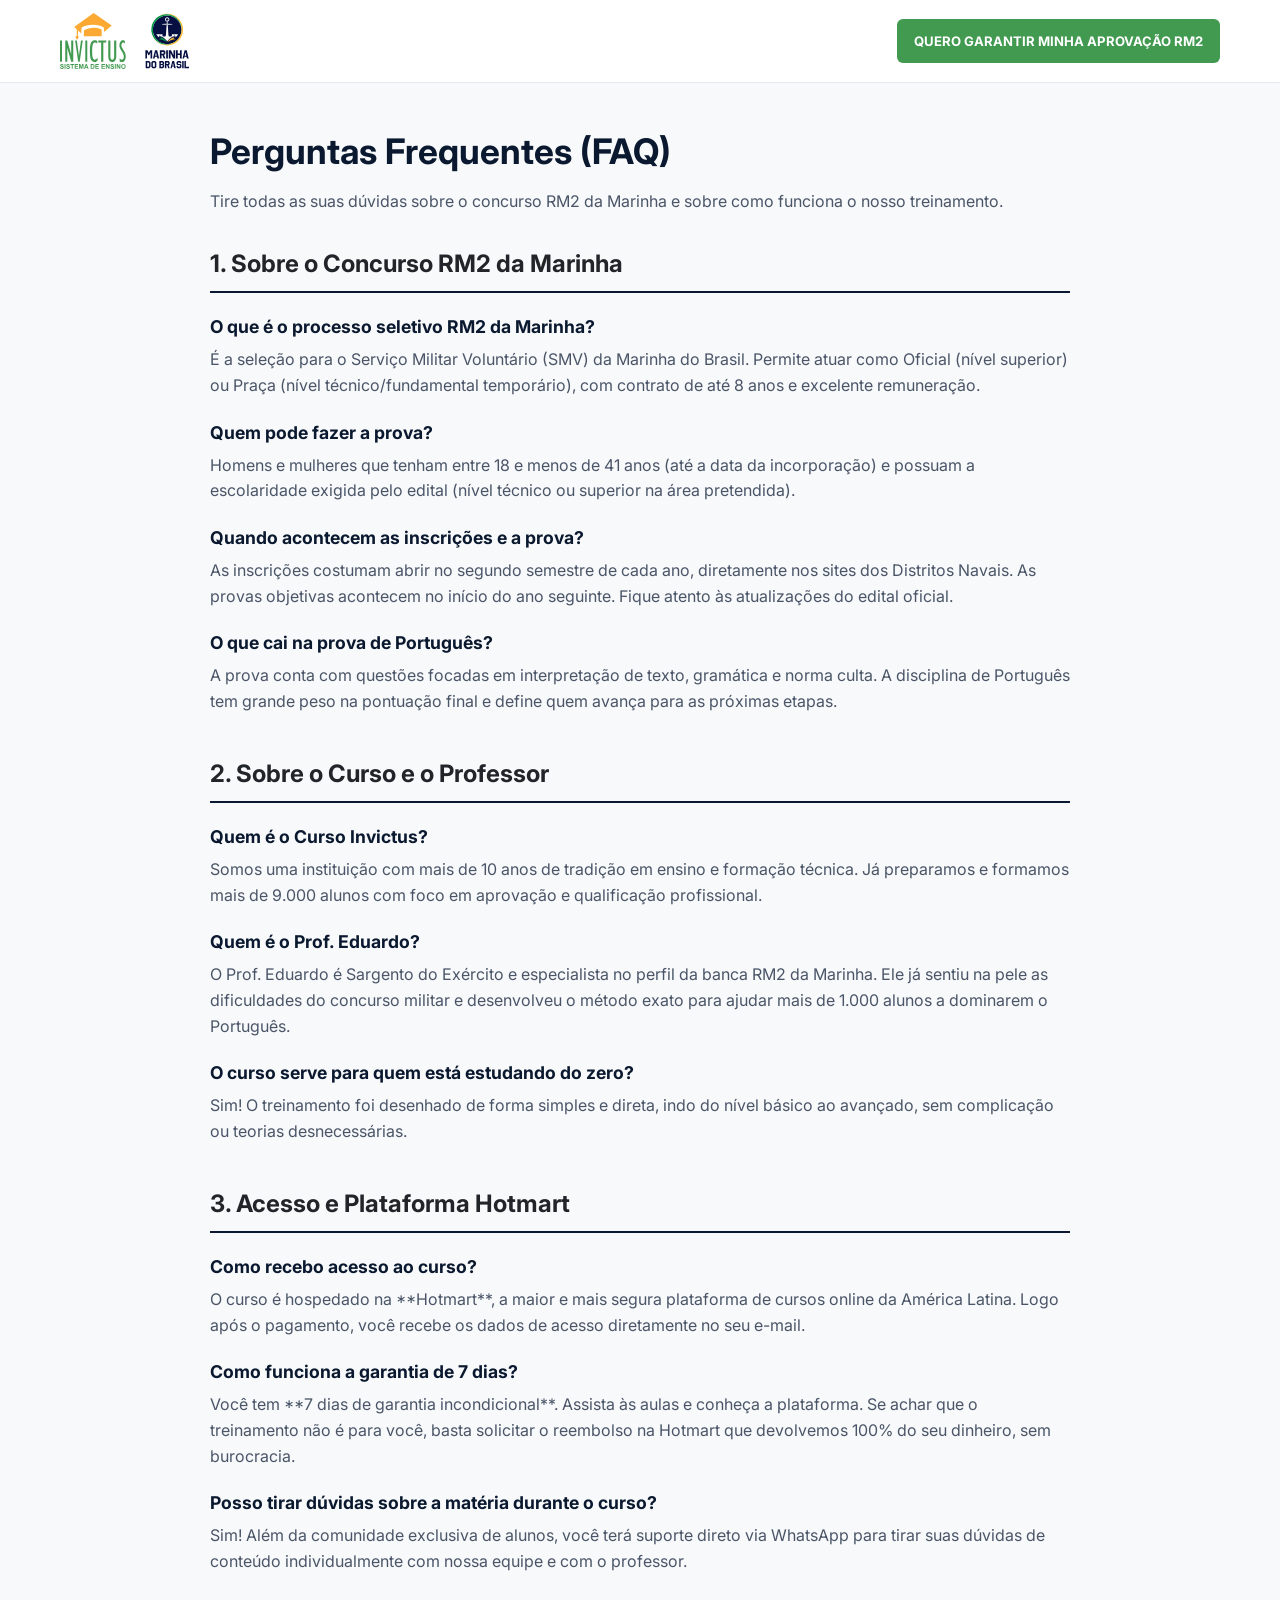
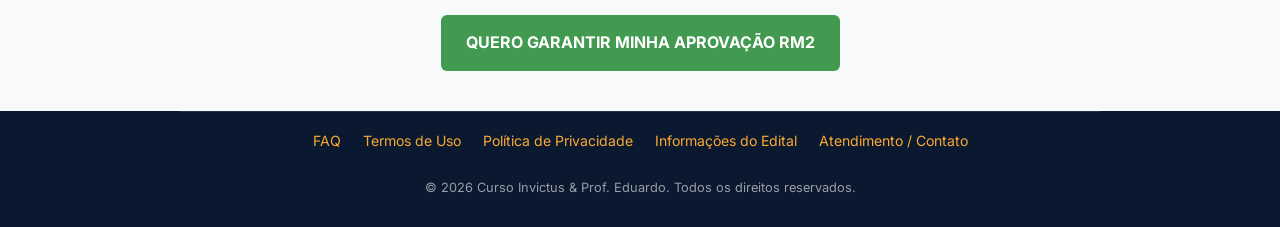
<file: pages/faq.html>
<!DOCTYPE html>
<html lang="pt-BR">
<head>
    <meta charset="UTF-8">
    <meta name="viewport" content="width=device-width, initial-scale=1.0">
    <meta name="description" content="Perguntas frequentes sobre o concurso Marinha RM2 e o curso preparatório do Curso Invictus.">
    <meta name="theme-color" content="#0A192F">
    <title>Dúvidas Frequentes (FAQ) | Invictus RM2</title>

    <link rel="preconnect" href="https://fonts.googleapis.com">
    <link rel="preconnect" href="https://fonts.gstatic.com" crossorigin>
    <link href="https://fonts.googleapis.com/css2?family=Inter:wght@400;500;600;700;800&display=swap" rel="stylesheet">
    <link rel="stylesheet" href="../assets/css/style.css">

    <link rel="icon" type="image/x-icon" href="/assets/icons/invictus.ico">
</head>
<body>
    <header class="header">
        <div class="container header-container">
            <a href="../index.html" class="brand" aria-label="Invictus RM2 — início">
                <img src="../assets/icons/logo-invictus.svg" alt="Invictus RM2" class="logo-img">
                <img src="../assets/icons/marinha-do-brasil-logo.svg" alt="Marinha do Brasil" class="logo-img">
            </a>
            <a href="https://pay.hotmart.com/M106665131F?bid=1792969627010" class="btn-primary btn-header">
                <span class="text-mobile">QUERO APROVAÇÃO RM2</span>
                <span class="text-desktop">QUERO GARANTIR MINHA APROVAÇÃO RM2</span>
            </a>
        </div>
    </header>

    <main class="container page-content" style="padding: 40px 20px; max-width: 900px; margin: 0 auto;">
        <h1 style="font-size: 2.2rem; margin-bottom: 10px; color: #0A192F;">Perguntas Frequentes (FAQ)</h1>
        <p style="margin-bottom: 30px; color: #4A5568;">Tire todas as suas dúvidas sobre o concurso RM2 da Marinha e sobre como funciona o nosso treinamento.</p>

        <section class="faq-category" style="margin-bottom: 40px;">
            <h2 style="font-size: 1.5rem; border-bottom: 2px solid #0A192F; padding-bottom: 8px; margin-bottom: 20px;">1. Sobre o Concurso RM2 da Marinha</h2>

            <article class="faq-item" style="margin-bottom: 20px;">
                <h3 style="font-size: 1.1rem; color: #0A192F; margin-bottom: 6px;">O que é o processo seletivo RM2 da Marinha?</h3>
                <p style="color: #4A5568; line-height: 1.6;">É a seleção para o Serviço Militar Voluntário (SMV) da Marinha do Brasil. Permite atuar como Oficial (nível superior) ou Praça (nível técnico/fundamental temporário), com contrato de até 8 anos e excelente remuneração.</p>
            </article>

            <article class="faq-item" style="margin-bottom: 20px;">
                <h3 style="font-size: 1.1rem; color: #0A192F; margin-bottom: 6px;">Quem pode fazer a prova?</h3>
                <p style="color: #4A5568; line-height: 1.6;">Homens e mulheres que tenham entre 18 e menos de 41 anos (até a data da incorporação) e possuam a escolaridade exigida pelo edital (nível técnico ou superior na área pretendida).</p>
            </article>

            <article class="faq-item" style="margin-bottom: 20px;">
                <h3 style="font-size: 1.1rem; color: #0A192F; margin-bottom: 6px;">Quando acontecem as inscrições e a prova?</h3>
                <p style="color: #4A5568; line-height: 1.6;">As inscrições costumam abrir no segundo semestre de cada ano, diretamente nos sites dos Distritos Navais. As provas objetivas acontecem no início do ano seguinte. Fique atento às atualizações do edital oficial.</p>
            </article>

            <article class="faq-item" style="margin-bottom: 20px;">
                <h3 style="font-size: 1.1rem; color: #0A192F; margin-bottom: 6px;">O que cai na prova de Português?</h3>
                <p style="color: #4A5568; line-height: 1.6;">A prova conta com questões focadas em interpretação de texto, gramática e norma culta. A disciplina de Português tem grande peso na pontuação final e define quem avança para as próximas etapas.</p>
            </article>
        </section>

        <section class="faq-category" style="margin-bottom: 40px;">
            <h2 style="font-size: 1.5rem; border-bottom: 2px solid #0A192F; padding-bottom: 8px; margin-bottom: 20px;">2. Sobre o Curso e o Professor</h2>

            <article class="faq-item" style="margin-bottom: 20px;">
                <h3 style="font-size: 1.1rem; color: #0A192F; margin-bottom: 6px;">Quem é o Curso Invictus?</h3>
                <p style="color: #4A5568; line-height: 1.6;">Somos uma instituição com mais de 10 anos de tradição em ensino e formação técnica. Já preparamos e formamos mais de 9.000 alunos com foco em aprovação e qualificação profissional.</p>
            </article>

            <article class="faq-item" style="margin-bottom: 20px;">
                <h3 style="font-size: 1.1rem; color: #0A192F; margin-bottom: 6px;">Quem é o Prof. Eduardo?</h3>
                <p style="color: #4A5568; line-height: 1.6;">O Prof. Eduardo é Sargento do Exército e especialista no perfil da banca RM2 da Marinha. Ele já sentiu na pele as dificuldades do concurso militar e desenvolveu o método exato para ajudar mais de 1.000 alunos a dominarem o Português.</p>
            </article>

            <article class="faq-item" style="margin-bottom: 20px;">
                <h3 style="font-size: 1.1rem; color: #0A192F; margin-bottom: 6px;">O curso serve para quem está estudando do zero?</h3>
                <p style="color: #4A5568; line-height: 1.6;">Sim! O treinamento foi desenhado de forma simples e direta, indo do nível básico ao avançado, sem complicação ou teorias desnecessárias.</p>
            </article>
        </section>

        <section class="faq-category" style="margin-bottom: 40px;">
            <h2 style="font-size: 1.5rem; border-bottom: 2px solid #0A192F; padding-bottom: 8px; margin-bottom: 20px;">3. Acesso e Plataforma Hotmart</h2>

            <article class="faq-item" style="margin-bottom: 20px;">
                <h3 style="font-size: 1.1rem; color: #0A192F; margin-bottom: 6px;">Como recebo acesso ao curso?</h3>
                <p style="color: #4A5568; line-height: 1.6;">O curso é hospedado na **Hotmart**, a maior e mais segura plataforma de cursos online da América Latina. Logo após o pagamento, você recebe os dados de acesso diretamente no seu e-mail.</p>
            </article>

            <article class="faq-item" style="margin-bottom: 20px;">
                <h3 style="font-size: 1.1rem; color: #0A192F; margin-bottom: 6px;">Como funciona a garantia de 7 dias?</h3>
                <p style="color: #4A5568; line-height: 1.6;">Você tem **7 dias de garantia incondicional**. Assista às aulas e conheça a plataforma. Se achar que o treinamento não é para você, basta solicitar o reembolso na Hotmart que devolvemos 100% do seu dinheiro, sem burocracia.</p>
            </article>

            <article class="faq-item" style="margin-bottom: 20px;">
                <h3 style="font-size: 1.1rem; color: #0A192F; margin-bottom: 6px;">Posso tirar dúvidas sobre a matéria durante o curso?</h3>
                <p style="color: #4A5568; line-height: 1.6;">Sim! Além da comunidade exclusiva de alunos, você terá suporte direto via WhatsApp para tirar suas dúvidas de conteúdo individualmente com nossa equipe e com o professor.</p>
            </article>
        </section>

        <div style="text-align: center; margin-top: 40px;">
            <a href="https://pay.hotmart.com/M106665131F?bid=1792969627010" class="btn-primary btn-large">
                <span class="text-mobile">QUERO APROVAÇÃO RM2</span>
                <span class="text-desktop">QUERO GARANTIR MINHA APROVAÇÃO RM2</span>
            </a>
        </div>
    </main>

    <footer class="footer">
        <div class="container footer-container">
            <nav class="footer-links" aria-label="Links institucionais">
                <a href="./faq.html">FAQ</a>
                <a href="./termos-de-uso.html">Termos de Uso</a>
                <a href="./politica-de-privacidade.html">Política de Privacidade</a>
                <a href="./edital.html">Informações do Edital</a>
                <a href="./contato.html">Atendimento / Contato</a>
            </nav>
            <p class="footer-copyright">&copy; 2026 Curso Invictus &amp; Prof. Eduardo. Todos os direitos reservados.</p>
        </div>
    </footer>
    <script src="../assets/js/main.js" defer></script>
</body>
</html>
</file>
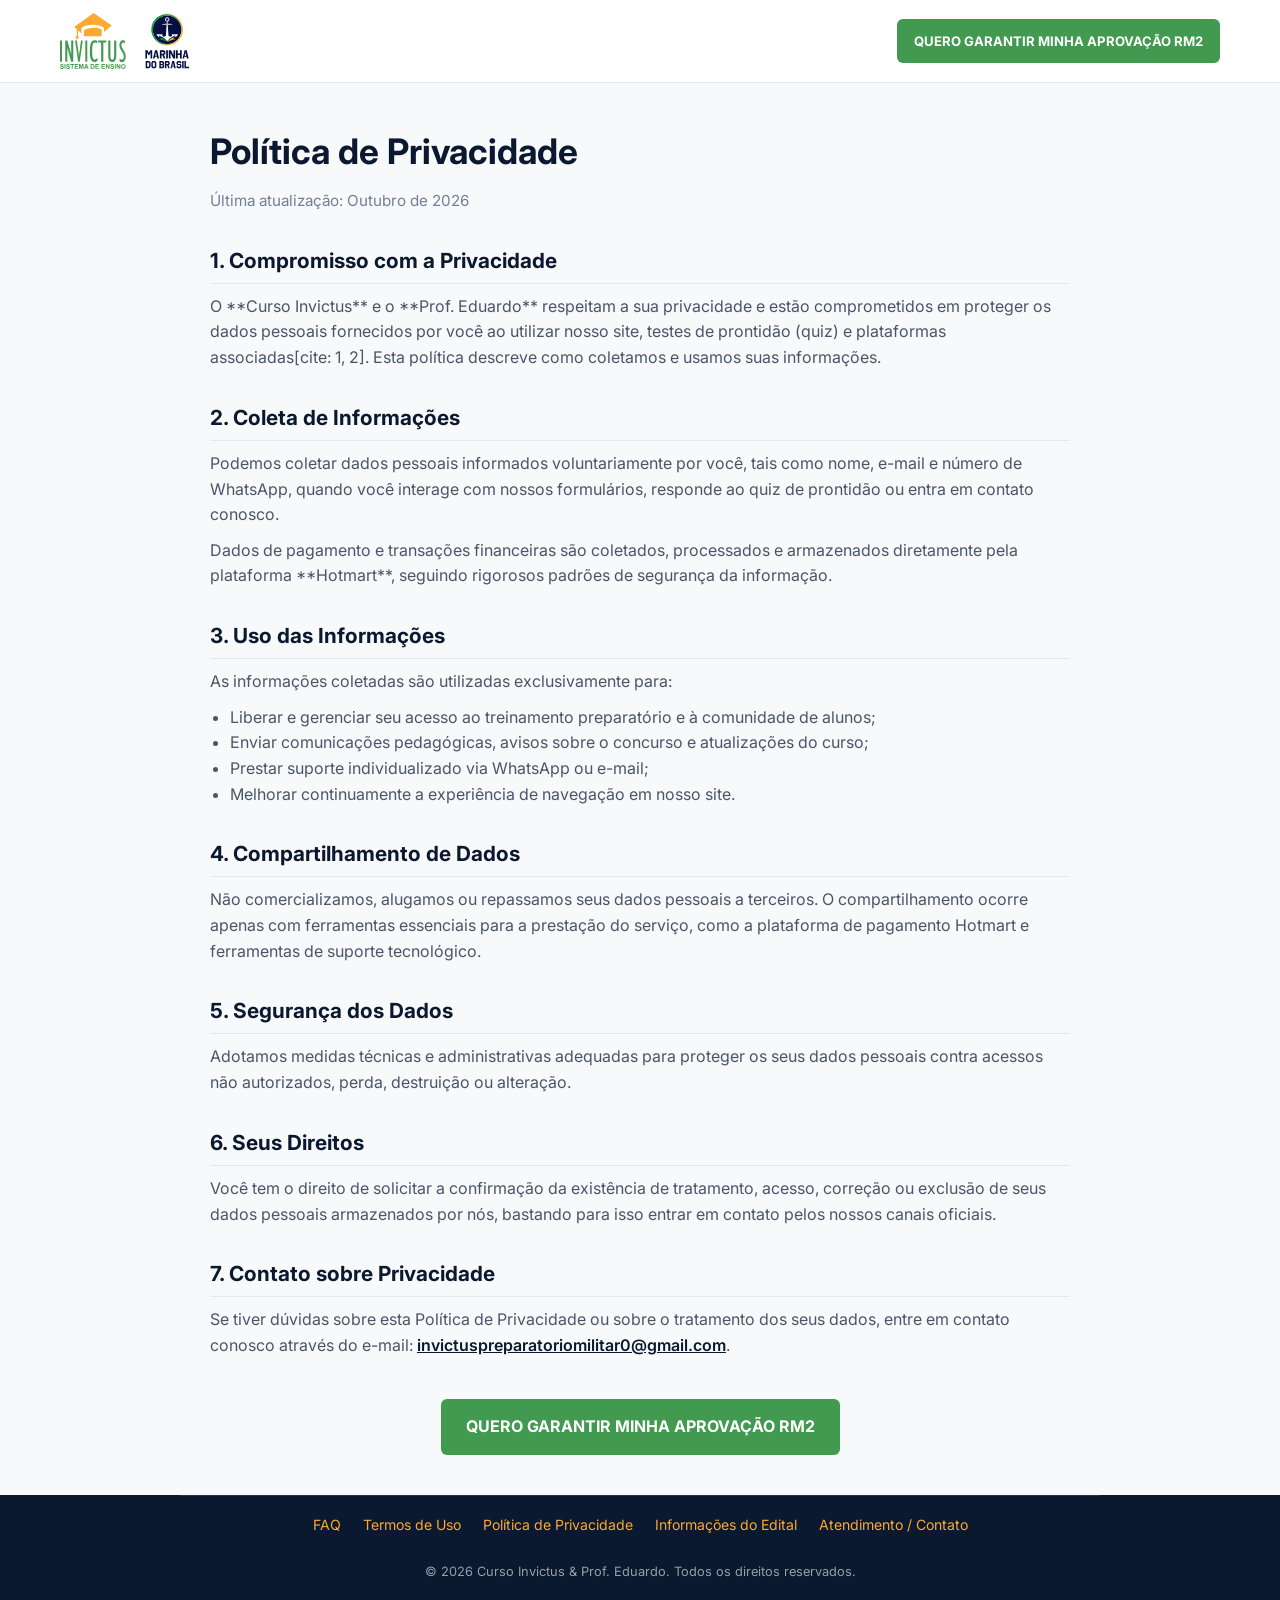
<file: pages/politica-de-privacidade.html>
<!DOCTYPE html>
<html lang="pt-BR">
<head>
    <meta charset="UTF-8">
    <meta name="viewport" content="width=device-width, initial-scale=1.0">
    <meta name="description" content="Política de Privacidade do site e dos cursos preparatórios do Curso Invictus.">
    <meta name="theme-color" content="#0A192F">
    <title>Política de Privacidade | Invictus RM2</title>

    <link rel="preconnect" href="https://fonts.googleapis.com">
    <link rel="preconnect" href="https://fonts.gstatic.com" crossorigin>
    <link href="https://fonts.googleapis.com/css2?family=Inter:wght@400;500;600;700;800&display=swap" rel="stylesheet">
    <link rel="stylesheet" href="../assets/css/style.css">

    <link rel="icon" type="image/x-icon" href="/assets/icons/invictus.ico">
</head>
<body>
    <header class="header">
        <div class="container header-container">
            <a href="../index.html" class="brand" aria-label="Invictus RM2 — início">
                <img src="../assets/icons/logo-invictus.svg" alt="Invictus RM2" class="logo-img">
                <img src="../assets/icons/marinha-do-brasil-logo.svg" alt="Marinha do Brasil" class="logo-img">
            </a>
            <a href="https://pay.hotmart.com/M106665131F?bid=1792969627010" class="btn-primary btn-header">
                <span class="text-mobile">QUERO APROVAÇÃO RM2</span>
                <span class="text-desktop">QUERO GARANTIR MINHA APROVAÇÃO RM2</span>
            </a>
        </div>
    </header>

    <main class="container page-content" style="padding: 40px 20px; max-width: 900px; margin: 0 auto; color: #4A5568; line-height: 1.6;">
        <h1 style="font-size: 2.2rem; margin-bottom: 10px; color: #0A192F;">Política de Privacidade</h1>
        <p style="margin-bottom: 30px; font-size: 0.95rem; color: #718096;">Última atualização: Outubro de 2026</p>

        <section style="margin-bottom: 30px;">
            <h2 style="font-size: 1.3rem; color: #0A192F; margin-bottom: 10px; border-bottom: 1px solid #E2E8F0; padding-bottom: 6px;">1. Compromisso com a Privacidade</h2>
            <p>O **Curso Invictus** e o **Prof. Eduardo** respeitam a sua privacidade e estão comprometidos em proteger os dados pessoais fornecidos por você ao utilizar nosso site, testes de prontidão (quiz) e plataformas associadas[cite: 1, 2]. Esta política descreve como coletamos e usamos suas informações.</p>
        </section>

        <section style="margin-bottom: 30px;">
            <h2 style="font-size: 1.3rem; color: #0A192F; margin-bottom: 10px; border-bottom: 1px solid #E2E8F0; padding-bottom: 6px;">2. Coleta de Informações</h2>
            <p>Podemos coletar dados pessoais informados voluntariamente por você, tais como nome, e-mail e número de WhatsApp, quando você interage com nossos formulários, responde ao quiz de prontidão ou entra em contato conosco.</p>
            <p style="margin-top: 10px;">Dados de pagamento e transações financeiras são coletados, processados e armazenados diretamente pela plataforma **Hotmart**, seguindo rigorosos padrões de segurança da informação.</p>
        </section>

        <section style="margin-bottom: 30px;">
            <h2 style="font-size: 1.3rem; color: #0A192F; margin-bottom: 10px; border-bottom: 1px solid #E2E8F0; padding-bottom: 6px;">3. Uso das Informações</h2>
            <p>As informações coletadas são utilizadas exclusivamente para:</p>
            <ul style="margin-top: 10px; padding-left: 20px;">
                <li>Liberar e gerenciar seu acesso ao treinamento preparatório e à comunidade de alunos;</li>
                <li>Enviar comunicações pedagógicas, avisos sobre o concurso e atualizações do curso;</li>
                <li>Prestar suporte individualizado via WhatsApp ou e-mail;</li>
                <li>Melhorar continuamente a experiência de navegação em nosso site.</li>
            </ul>
        </section>

        <section style="margin-bottom: 30px;">
            <h2 style="font-size: 1.3rem; color: #0A192F; margin-bottom: 10px; border-bottom: 1px solid #E2E8F0; padding-bottom: 6px;">4. Compartilhamento de Dados</h2>
            <p>Não comercializamos, alugamos ou repassamos seus dados pessoais a terceiros. O compartilhamento ocorre apenas com ferramentas essenciais para a prestação do serviço, como a plataforma de pagamento Hotmart e ferramentas de suporte tecnológico.</p>
        </section>

        <section style="margin-bottom: 30px;">
            <h2 style="font-size: 1.3rem; color: #0A192F; margin-bottom: 10px; border-bottom: 1px solid #E2E8F0; padding-bottom: 6px;">5. Segurança dos Dados</h2>
            <p>Adotamos medidas técnicas e administrativas adequadas para proteger os seus dados pessoais contra acessos não autorizados, perda, destruição ou alteração.</p>
        </section>

        <section style="margin-bottom: 30px;">
            <h2 style="font-size: 1.3rem; color: #0A192F; margin-bottom: 10px; border-bottom: 1px solid #E2E8F0; padding-bottom: 6px;">6. Seus Direitos</h2>
            <p>Você tem o direito de solicitar a confirmação da existência de tratamento, acesso, correção ou exclusão de seus dados pessoais armazenados por nós, bastando para isso entrar em contato pelos nossos canais oficiais.</p>
        </section>

        <section style="margin-bottom: 30px;">
            <h2 style="font-size: 1.3rem; color: #0A192F; margin-bottom: 10px; border-bottom: 1px solid #E2E8F0; padding-bottom: 6px;">7. Contato sobre Privacidade</h2>
            <p>Se tiver dúvidas sobre esta Política de Privacidade ou sobre o tratamento dos seus dados, entre em contato conosco através do e-mail: <a href="mailto:invictuspreparatoriomilitar0@gmail.com" style="color: #0A192F; font-weight: 600;">invictuspreparatoriomilitar0@gmail.com</a>.</p>
        </section>

        <div style="text-align: center; margin-top: 40px;">
            <a href="https://pay.hotmart.com/M106665131F?bid=1792969627010" class="btn-primary btn-large">
                <span class="text-mobile">QUERO APROVAÇÃO RM2</span>
                <span class="text-desktop">QUERO GARANTIR MINHA APROVAÇÃO RM2</span>
            </a>
        </div>
    </main>

    <footer class="footer">
        <div class="container footer-container">
            <nav class="footer-links" aria-label="Links institucionais">
                <a href="./faq.html">FAQ</a>
                <a href="./termos-de-uso.html">Termos de Uso</a>
                <a href="./politica-de-privacidade.html">Política de Privacidade</a>
                <a href="./edital.html">Informações do Edital</a>
                <a href="./contato.html">Atendimento / Contato</a>
            </nav>
            <p class="footer-copyright">&copy; 2026 Curso Invictus &amp; Prof. Eduardo. Todos os direitos reservados.</p>
        </div>
    </footer>
    <script src="../assets/js/main.js" defer></script>
</body>
</html>
</file>
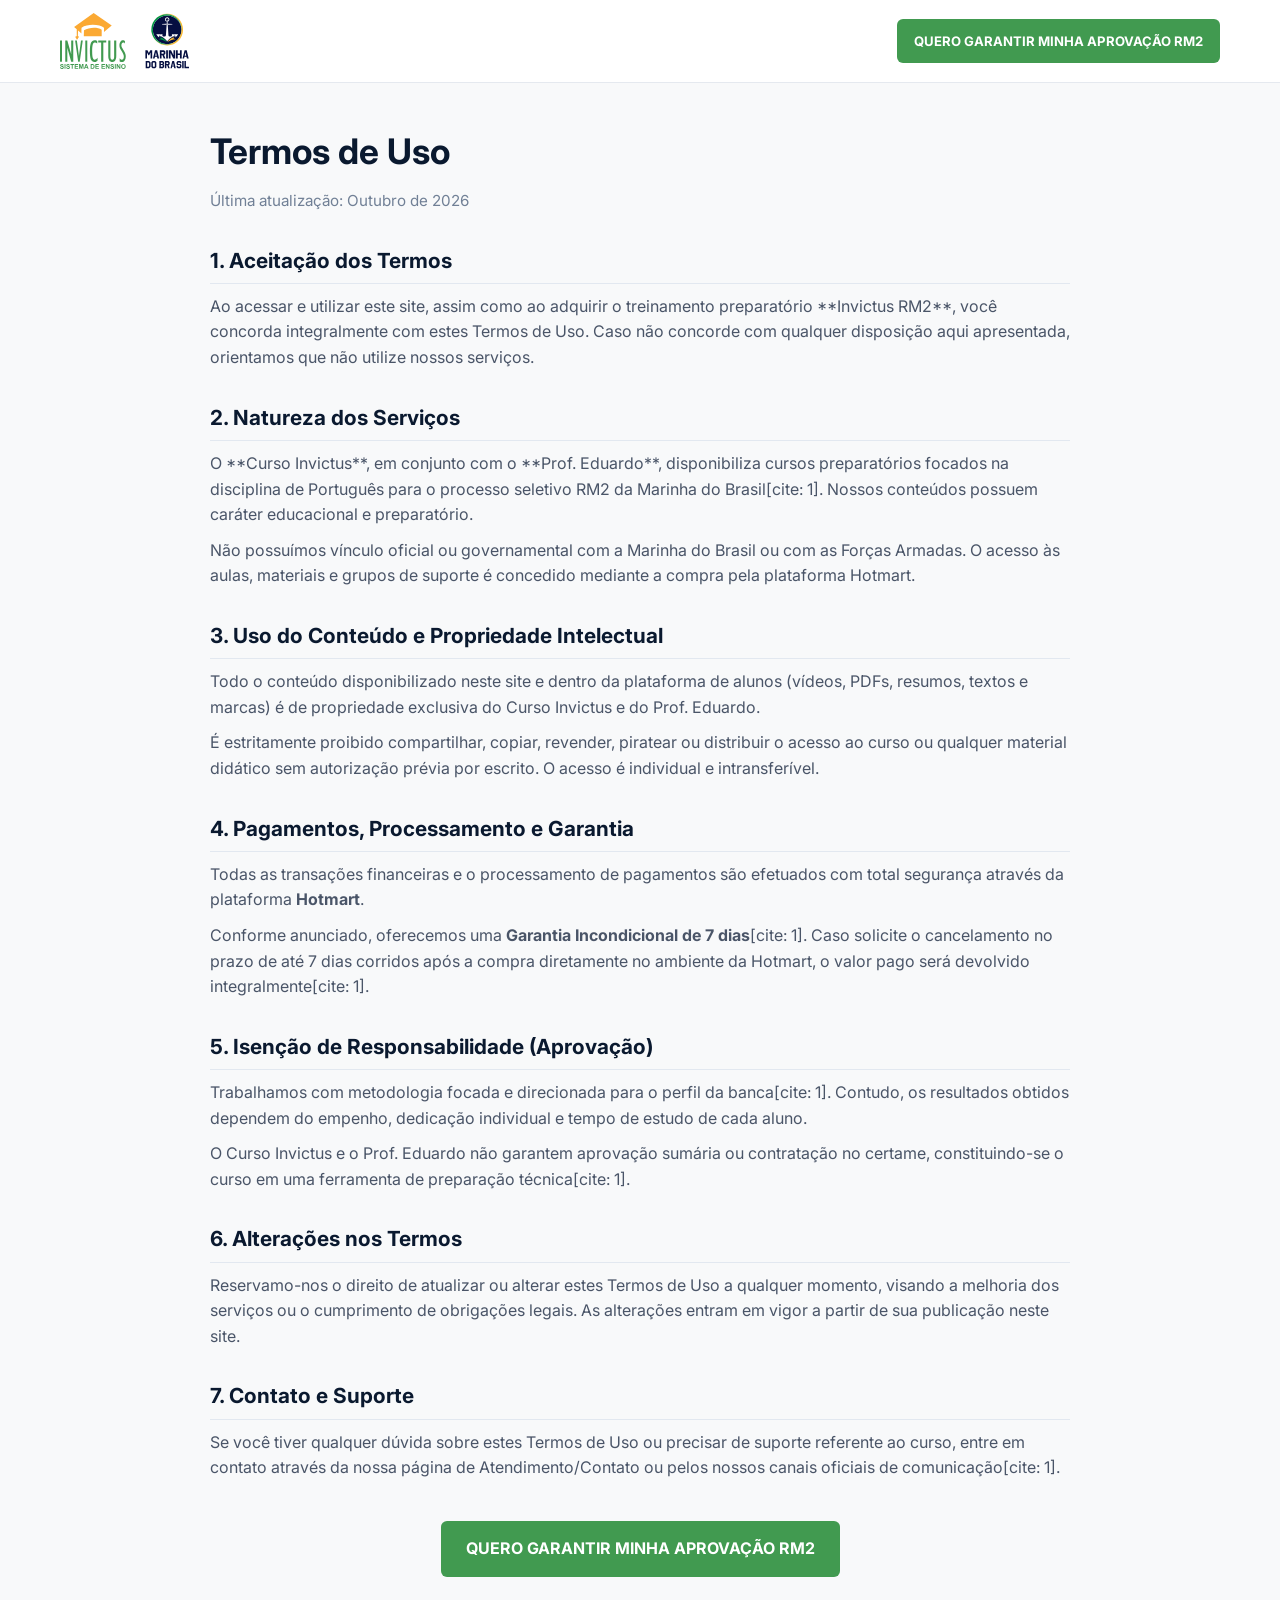
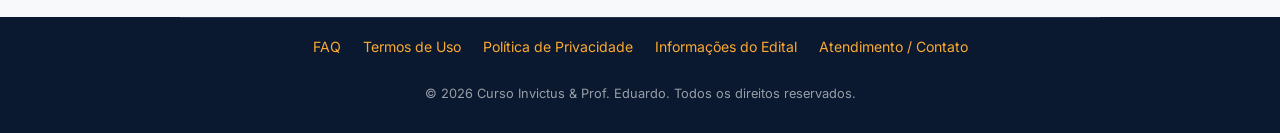
<file: pages/termos-de-uso.html>
<!DOCTYPE html>
<html lang="pt-BR">
<head>
    <meta charset="UTF-8">
    <meta name="viewport" content="width=device-width, initial-scale=1.0">
    <meta name="description" content="Termos de Uso do site e dos cursos preparatórios do Curso Invictus.">
    <meta name="theme-color" content="#0A192F">
    <title>Termos de Uso | Invictus RM2</title>

    <link rel="preconnect" href="https://fonts.googleapis.com">
    <link rel="preconnect" href="https://fonts.gstatic.com" crossorigin>
    <link href="https://fonts.googleapis.com/css2?family=Inter:wght@400;500;600;700;800&display=swap" rel="stylesheet">
    <link rel="stylesheet" href="../assets/css/style.css">

    <link rel="icon" type="image/x-icon" href="/assets/icons/invictus.ico">
</head>
<body>
    <header class="header">
        <div class="container header-container">
            <a href="../index.html" class="brand" aria-label="Invictus RM2 — início">
                <img src="../assets/icons/logo-invictus.svg" alt="Invictus RM2" class="logo-img">
                <img src="../assets/icons/marinha-do-brasil-logo.svg" alt="Marinha do Brasil" class="logo-img">
            </a>
            <a href="https://pay.hotmart.com/M106665131F?bid=1792969627010" class="btn-primary btn-header">
                <span class="text-mobile">QUERO APROVAÇÃO RM2</span>
                <span class="text-desktop">QUERO GARANTIR MINHA APROVAÇÃO RM2</span>
            </a>
        </div>
    </header>

    <main class="container page-content" style="padding: 40px 20px; max-width: 900px; margin: 0 auto; color: #4A5568; line-height: 1.6;">
        <h1 style="font-size: 2.2rem; margin-bottom: 10px; color: #0A192F;">Termos de Uso</h1>
        <p style="margin-bottom: 30px; font-size: 0.95rem; color: #718096;">Última atualização: Outubro de 2026</p>

        <section style="margin-bottom: 30px;">
            <h2 style="font-size: 1.3rem; color: #0A192F; margin-bottom: 10px; border-bottom: 1px solid #E2E8F0; padding-bottom: 6px;">1. Aceitação dos Termos</h2>
            <p>Ao acessar e utilizar este site, assim como ao adquirir o treinamento preparatório **Invictus RM2**, você concorda integralmente com estes Termos de Uso. Caso não concorde com qualquer disposição aqui apresentada, orientamos que não utilize nossos serviços.</p>
        </section>

        <section style="margin-bottom: 30px;">
            <h2 style="font-size: 1.3rem; color: #0A192F; margin-bottom: 10px; border-bottom: 1px solid #E2E8F0; padding-bottom: 6px;">2. Natureza dos Serviços</h2>
            <p>O **Curso Invictus**, em conjunto com o **Prof. Eduardo**, disponibiliza cursos preparatórios focados na disciplina de Português para o processo seletivo RM2 da Marinha do Brasil[cite: 1]. Nossos conteúdos possuem caráter educacional e preparatório.</p>
            <p style="margin-top: 10px;">Não possuímos vínculo oficial ou governamental com a Marinha do Brasil ou com as Forças Armadas. O acesso às aulas, materiais e grupos de suporte é concedido mediante a compra pela plataforma Hotmart.</p>
        </section>

        <section style="margin-bottom: 30px;">
            <h2 style="font-size: 1.3rem; color: #0A192F; margin-bottom: 10px; border-bottom: 1px solid #E2E8F0; padding-bottom: 6px;">3. Uso do Conteúdo e Propriedade Intelectual</h2>
            <p>Todo o conteúdo disponibilizado neste site e dentro da plataforma de alunos (vídeos, PDFs, resumos, textos e marcas) é de propriedade exclusiva do Curso Invictus e do Prof. Eduardo.</p>
            <p style="margin-top: 10px;">É estritamente proibido compartilhar, copiar, revender, piratear ou distribuir o acesso ao curso ou qualquer material didático sem autorização prévia por escrito. O acesso é individual e intransferível.</p>
        </section>

        <section style="margin-bottom: 30px;">
            <h2 style="font-size: 1.3rem; color: #0A192F; margin-bottom: 10px; border-bottom: 1px solid #E2E8F0; padding-bottom: 6px;">4. Pagamentos, Processamento e Garantia</h2>
            <p>Todas as transações financeiras e o processamento de pagamentos são efetuados com total segurança através da plataforma <strong>Hotmart</strong>.</p>
            <p style="margin-top: 10px;">Conforme anunciado, oferecemos uma <strong>Garantia Incondicional de 7 dias</strong>[cite: 1]. Caso solicite o cancelamento no prazo de até 7 dias corridos após a compra diretamente no ambiente da Hotmart, o valor pago será devolvido integralmente[cite: 1].</p>
        </section>

        <section style="margin-bottom: 30px;">
            <h2 style="font-size: 1.3rem; color: #0A192F; margin-bottom: 10px; border-bottom: 1px solid #E2E8F0; padding-bottom: 6px;">5. Isenção de Responsabilidade (Aprovação)</h2>
            <p>Trabalhamos com metodologia focada e direcionada para o perfil da banca[cite: 1]. Contudo, os resultados obtidos dependem do empenho, dedicação individual e tempo de estudo de cada aluno.</p>
            <p style="margin-top: 10px;">O Curso Invictus e o Prof. Eduardo não garantem aprovação sumária ou contratação no certame, constituindo-se o curso em uma ferramenta de preparação técnica[cite: 1].</p>
        </section>

        <section style="margin-bottom: 30px;">
            <h2 style="font-size: 1.3rem; color: #0A192F; margin-bottom: 10px; border-bottom: 1px solid #E2E8F0; padding-bottom: 6px;">6. Alterações nos Termos</h2>
            <p>Reservamo-nos o direito de atualizar ou alterar estes Termos de Uso a qualquer momento, visando a melhoria dos serviços ou o cumprimento de obrigações legais. As alterações entram em vigor a partir de sua publicação neste site.</p>
        </section>

        <section style="margin-bottom: 30px;">
            <h2 style="font-size: 1.3rem; color: #0A192F; margin-bottom: 10px; border-bottom: 1px solid #E2E8F0; padding-bottom: 6px;">7. Contato e Suporte</h2>
            <p>Se você tiver qualquer dúvida sobre estes Termos de Uso ou precisar de suporte referente ao curso, entre em contato através da nossa página de Atendimento/Contato ou pelos nossos canais oficiais de comunicação[cite: 1].</p>
        </section>

        <div style="text-align: center; margin-top: 40px;">
            <a href="https://pay.hotmart.com/M106665131F?bid=1792969627010" class="btn-primary btn-large">
                <span class="text-mobile">QUERO APROVAÇÃO RM2</span>
                <span class="text-desktop">QUERO GARANTIR MINHA APROVAÇÃO RM2</span>
            </a>
        </div>
    </main>

    <footer class="footer">
        <div class="container footer-container">
            <nav class="footer-links" aria-label="Links institucionais">
                <a href="./faq.html">FAQ</a>
                <a href="./termos-de-uso.html">Termos de Uso</a>
                <a href="./politica-de-privacidade.html">Política de Privacidade</a>
                <a href="./edital.html">Informações do Edital</a>
                <a href="./contato.html">Atendimento / Contato</a>
            </nav>
            <p class="footer-copyright">&copy; 2026 Curso Invictus &amp; Prof. Eduardo. Todos os direitos reservados.</p>
        </div>
    </footer>
    <script src="../assets/js/main.js" defer></script>
</body>
</html>
</file>
<file: assets/css/style.css>
@font-face {
    font-family: 'Inter';
    src: url('../fonts/Inter/Inter-latin.woff') format('woff');
    font-style: normal;
    font-weight: 100 900;
    font-display: swap;
}

:root {
    --primary-blue: #050F41;
    --dark-blue: #0A192F;
    --accent-green: #419a50;
    --accent-yellow: #fba933;
    --bg-light: #F8F9FA;
    --text-main: #212529;
    --text-muted: #5C6675;
    --white: #FFFFFF;
    --font-base: 'Inter', 'Roboto', sans-serif;
    --container-max: 1160px;
}

*, *::before, *::after { box-sizing: border-box; margin: 0; padding: 0; }
html { scroll-behavior: smooth; }
body { font-family: var(--font-base); color: var(--text-main); background: var(--bg-light); line-height: 1.6; -webkit-font-smoothing: antialiased; }
img, svg { display: block; max-width: 100%; }
a { color: inherit; }
.container { width: min(100% - 40px, var(--container-max)); margin-inline: auto; }

.header { position: relative; z-index: 5; padding: 12px 0; border-bottom: 1px solid #E5E9EF; background: var(--white); }
.header-container, .brand { display: flex; align-items: center; }
.header-container { justify-content: space-between; gap: 20px; }
.brand { gap: 10px; color: var(--dark-blue); text-decoration: none; }
.logo-img { width: 66px; height: 58px; object-fit: contain; }
.btn-primary { display: inline-flex; align-items: center; justify-content: center; gap: 10px; border: 0; border-radius: 6px; background: var(--accent-green); color: var(--white); text-align: center; text-decoration: none; font: inherit; font-weight: 700; transition: filter .2s ease, transform .2s ease, box-shadow .2s ease; }
.btn-primary:hover, .btn-primary:active { filter: brightness(.82); transform: translateY(-1px); box-shadow: 0 8px 22px rgb(0 0 0 / 20%); }
.btn-primary:focus-visible, a:focus-visible { outline: 3px solid var(--accent-yellow); outline-offset: 3px; }
.text-desktop { display: inline; }
.text-mobile { display: none; }
.btn-header { min-height: 44px; padding: 10px 17px; font-size: .82rem; }

.hero-section { position: relative; isolation: isolate; display: flex; min-height: 690px; min-height: max(620px, calc(100svh - 82px)); flex-direction: column; justify-content: center; overflow: hidden; padding: 24px 0 0; color: var(--white); text-align: center; background: var(--dark-blue); }
.hero-background { position: absolute; inset: 0; z-index: 0; pointer-events: none; }
.hero-background img { width: 100%; height: 100%; object-fit: cover; object-position: center 42%; }
.hero-section::before { position: absolute; inset: 0; z-index: 1; background: linear-gradient(90deg, rgb(5 17 36 / 83%), rgb(5 17 36 / 68%) 55%, rgb(5 17 36 / 64%)), linear-gradient(0deg, rgb(5 17 36 / 34%), transparent 50%); content: ''; }
.hero-content { position: relative; z-index: 2; max-width: 900px; margin-block: auto; padding-block: 48px; }
.hero-title { max-width: 900px; margin: 0 auto 22px; color: var(--white); font-size: clamp(2.35rem, 5.2vw, 4.35rem); font-weight: 800; line-height: 1.08; letter-spacing: -.055em; text-wrap: balance; }
.hero-title span { color: var(--accent-yellow); }
.hero-subtitle { max-width: 690px; margin: 0 auto 30px; color: rgb(255 255 255 / 90%); font-size: clamp(1rem, 1.7vw, 1.2rem); font-weight: 400; line-height: 1.7; text-wrap: pretty; }
.hero-subtitle strong { color: var(--white); font-weight: 700; }
.hero-cta-wrapper { display: flex; justify-content: center; }
.btn-large { min-height: 56px; padding: 15px 25px; font-size: 1rem; }
.scroll-cue { position: relative; z-index: 2; display: grid; width: 38px; height: 38px; flex: 0 0 38px; place-items: center; align-self: center; margin: 0 auto 22px; border: 1px solid #DDE3E9; border-radius: 50%; color: var(--accent-green); font-size: 1.35rem; line-height: 1; text-decoration: none; animation: arrow-down 1.5s ease-in-out infinite; }
@keyframes arrow-down { 0%, 100% { transform: translateY(0); } 50% { transform: translateY(7px); } }
.hero-benefits { position: relative; z-index: 2; width: 100%; border-top: 1px solid #E5E9EF; background: var(--white); color: var(--dark-blue); }
.hero-benefits-inner { display: grid; width: min(100% - 40px, var(--container-max)); min-height: 118px; grid-template-columns: repeat(3, minmax(0, 1fr)); align-items: center; margin-inline: auto; }
.benefit-item { display: flex; min-height: 62px; align-items: center; justify-content: center; gap: 14px; padding: 12px 20px; font-size: .96rem; font-weight: 600; line-height: 1.35; }
.benefit-item + .benefit-item { border-left: 1px solid #DDE3E9; }
.benefit-icon { display: grid; width: 44px; height: 44px; flex: 0 0 44px; place-items: center; border-radius: 12px; background: rgb(65 154 80 / 12%); color: var(--accent-green); }
.benefit-icon svg { width: 24px; height: 24px; stroke: currentColor; stroke-width: 1.7; stroke-linecap: round; stroke-linejoin: round; }

.risks-section { padding: clamp(64px, 9vw, 108px) 0; background: var(--bg-light); }
.risks-container { max-width: 930px; }
.risks-intro { max-width: 790px; margin: 0 auto 34px; text-align: center; }
.risks-title { margin-bottom: 16px; color: var(--dark-blue); font-size: clamp(1.9rem, 4vw, 3.1rem); font-weight: 800; line-height: 1.12; letter-spacing: -.045em; text-wrap: balance; }
.risks-description { max-width: 680px; margin-inline: auto; color: var(--text-muted); font-size: clamp(1rem, 1.6vw, 1.12rem); line-height: 1.7; text-wrap: pretty; }
.risks-list { display: grid; gap: 12px; }
.risk-item { display: flex; align-items: center; gap: 18px; padding: 18px 22px; border: 1px solid #E5E9EF; border-radius: 10px; background: var(--white); box-shadow: 0 5px 18px rgb(10 25 47 / 4%); }
.risk-icon { display: grid; width: 48px; height: 48px; flex: 0 0 48px; place-items: center; border-radius: 13px; background: rgb(251 169 51 / 15%); color: #B86B09; }
.risk-item:nth-child(2) .risk-icon { background: rgb(65 154 80 / 12%); color: var(--accent-green); }
.risk-item:nth-child(3) .risk-icon { background: rgb(0 39 118 / 9%); color: var(--primary-blue); }
.risk-icon svg { width: 25px; height: 25px; stroke: currentColor; stroke-width: 1.8; stroke-linecap: round; stroke-linejoin: round; }
.risk-item p { color: var(--text-main); font-size: .98rem; font-weight: 600; line-height: 1.55; }
.risks-cta { display: flex; justify-content: center; margin-top: 28px; }

.guide-section { position: relative; isolation: isolate; overflow: hidden; padding: clamp(64px, 8vw, 96px) 0; background: var(--dark-blue); }
.guide-background { position: absolute; inset: 0; z-index: 0; pointer-events: none; }
.guide-background img { width: 100%; height: 100%; object-fit: cover; }
.guide-section::before { position: absolute; inset: 0; z-index: 1; background: linear-gradient(90deg, rgb(5 17 36 / 86%), rgb(5 17 36 / 76%) 55%, rgb(5 17 36 / 78%)); content: ''; }
.guide-container { position: relative; z-index: 2; max-width: 1000px; }
.guide-intro { max-width: 760px; margin: 0 auto 32px; text-align: center; }
.guide-title { margin-bottom: 14px; color: var(--white); font-size: clamp(1.9rem, 4vw, 3rem); font-weight: 800; line-height: 1.13; letter-spacing: -.045em; text-wrap: balance; }
.guide-description { color: rgb(255 255 255 / 90%); font-size: clamp(1rem, 1.6vw, 1.12rem); line-height: 1.7; }
.guide-highlights { display: grid; gap: 14px; }
.guide-highlight { display: flex; min-height: 112px; align-items: center; gap: 20px; padding: 20px 24px; border: 1px solid rgb(255 255 255 / 38%); border-radius: 10px; background: rgb(255 255 255 / 15%); -webkit-backdrop-filter: blur(10px) saturate(145%); backdrop-filter: blur(10px) saturate(145%); box-shadow: 0 12px 30px rgb(3 10 24 / 12%); }
.guide-highlight p { color: var(--white); font-size: .98rem; line-height: 1.6; text-shadow: 0 1px 3px rgb(0 0 0 / 24%); }
.guide-highlight strong { color: var(--white); font-weight: 700; }
.guide-avatar, .guide-hat { position: relative; display: grid; width: 64px; height: 64px; flex: 0 0 64px; place-items: center; overflow: hidden; border-radius: 50%; background: rgb(0 39 118 / 8%); }
.guide-avatar { object-fit: cover; }
.guide-hat { background: var(--white); }
.guide-hat img { width: 43px; height: 43px; }
.guide-cta { display: flex; justify-content: center; margin-top: 28px; }
.graduate-proof-section { padding: clamp(52px, 7vw, 80px) 0; background: var(--white); }
.graduate-proof-container { max-width: 1000px; }
.graduate-proof-title { margin-bottom: 30px; color: var(--dark-blue); font-size: clamp(1.7rem, 3.4vw, 2.35rem); font-weight: 800; line-height: 1.15; letter-spacing: -.035em; text-align: center; }
.graduate-proof-grid { display: grid; grid-template-columns: repeat(3, minmax(0, 1fr)); gap: 20px; }
.graduate-proof-card { display: flex; min-width: 0; min-height: 222px; flex-direction: column; align-items: center; justify-content: center; gap: 16px; padding: 22px 16px; border: 1px solid #E8ECF1; border-radius: 14px; background: #FBFCFD; box-shadow: 0 8px 24px rgb(10 25 47 / 5%); }
.graduate-proof-card img { width: 132px; height: 132px; object-fit: contain; }
.graduate-proof-caption { display: grid; gap: 4px; }
.graduate-proof-name { color: var(--dark-blue); font-size: .96rem; font-weight: 700; line-height: 1.4; text-align: center; }
.graduate-proof-role { color: var(--text-muted); font-size: .84rem; font-weight: 500; line-height: 1.4; text-align: center; }

@media (min-width: 700px) {
    .guide-highlights { grid-template-columns: repeat(2, minmax(0, 1fr)); }
    .guide-highlight { align-items: flex-start; flex-direction: column; min-height: 190px; }
}

@media (min-width: 1025px) {
    .risks-list { grid-template-columns: repeat(3, minmax(0, 1fr)); }
    .risk-item { min-height: 230px; flex-direction: column; align-items: flex-start; justify-content: flex-start; gap: 22px; padding: 24px; }
}

@media (min-width: 900px) {
    .hero-background img { object-position: center 42%; }
}

.process-section { padding: clamp(64px, 8vw, 96px) 0; background: var(--white); }
.process-container { max-width: 1100px; }
.process-title { max-width: 780px; margin: 0 auto 38px; color: var(--dark-blue); font-size: clamp(1.9rem, 4vw, 3rem); font-weight: 800; line-height: 1.13; letter-spacing: -.045em; text-align: center; text-wrap: balance; }
.process-steps { position: relative; display: grid; max-width: 720px; grid-template-columns: 1fr; gap: 20px; margin-inline: auto; }
.process-steps::before { position: absolute; top: 27px; bottom: 27px; left: 27px; width: 2px; background: var(--accent-green); content: ''; }
.process-step { position: relative; z-index: 1; display: flex; align-items: center; gap: 18px; padding: 8px 0; }
.process-node { position: relative; z-index: 1; display: grid; width: 54px; height: 54px; flex: 0 0 54px; place-items: center; border: 1px solid rgb(65 154 80 / 28%); border-radius: 50%; background: #EEF6EF; color: var(--accent-green); }
.process-node svg { width: 27px; height: 27px; stroke: currentColor; stroke-width: 1.7; stroke-linecap: round; stroke-linejoin: round; }
.process-step h3 { margin-bottom: 4px; color: var(--primary-blue); font-size: .82rem; font-weight: 700; letter-spacing: .08em; text-transform: uppercase; }
.process-step p { color: var(--text-main); font-size: .98rem; font-weight: 600; line-height: 1.55; }

.offer-section { padding: clamp(64px, 8vw, 100px) 0; background: var(--bg-light); }
.offer-container { max-width: 1100px; }
.offer-title { max-width: 800px; margin: 0 auto 36px; color: var(--dark-blue); font-size: clamp(1.9rem, 4vw, 3rem); font-weight: 800; line-height: 1.13; letter-spacing: -.045em; text-align: center; text-wrap: balance; }
.offer-value-grid { display: grid; gap: 14px; }
.offer-value-card { padding: 24px; border: 1px solid #E5E9EF; border-radius: 12px; background: var(--white); box-shadow: 0 6px 20px rgb(10 25 47 / 4%); }
.offer-icon { display: grid; width: 46px; height: 46px; flex: 0 0 46px; place-items: center; border-radius: 12px; background: rgb(65 154 80 / 11%); color: var(--accent-green); }
.offer-icon svg { width: 24px; height: 24px; stroke: currentColor; stroke-width: 1.7; stroke-linecap: round; stroke-linejoin: round; }
.offer-value-card .offer-icon { margin-bottom: 18px; }
.offer-value-card h3, .offer-guarantee h3, .offer-price h3 { margin-bottom: 7px; color: var(--dark-blue); font-size: 1rem; font-weight: 700; line-height: 1.4; }
.offer-value-card p, .offer-guarantee p, .offer-price p { color: var(--text-muted); font-size: .93rem; line-height: 1.65; }
.offer-stack-card { margin-top: 20px; padding: 2px; border-radius: 16px; background: linear-gradient(125deg, var(--primary-blue) 0%, var(--accent-yellow) 52%, var(--accent-green) 100%); box-shadow: 0 14px 36px rgb(10 25 47 / 12%); }
.offer-stack-inner { padding: 22px; border-radius: 14px; background: var(--white); }
.offer-guarantee, .offer-price { display: flex; align-items: flex-start; gap: 16px; padding: 8px 0 22px; }
.offer-guarantee { border-bottom: 1px solid #E5E9EF; }
.offer-price { padding-top: 22px; }
.offer-guarantee .offer-icon { background: rgb(65 154 80 / 11%); }
.offer-price .offer-icon { background: rgb(251 169 51 / 17%); color: #9A5A00; }
.offer-price h3 { margin-bottom: 5px; }
.offer-price p strong { color: var(--dark-blue); font-size: 1.2rem; font-weight: 800; }
.offer-price p span { white-space: nowrap; }
.offer-cta { display: flex; justify-content: center; padding-top: 4px; }

.explainer-section { padding: clamp(64px, 8vw, 96px) 0; background: var(--bg-light); }
.explainer-container { max-width: 820px; }
.explainer-title { margin-bottom: 18px; color: var(--dark-blue); font-size: clamp(1.9rem, 4vw, 3rem); font-weight: 800; line-height: 1.13; letter-spacing: -.045em; text-wrap: balance; }
.explainer-intro, .expanded-reading p { color: var(--text-muted); font-size: clamp(1rem, 1.6vw, 1.1rem); line-height: 1.8; }
.expand-reading { display: inline-flex; align-items: center; gap: 8px; margin-top: 16px; padding: 8px 0; border: 0; border-bottom: 1px solid rgb(65 154 80 / 45%); background: transparent; color: var(--primary-blue); cursor: pointer; font: inherit; font-size: .94rem; font-weight: 700; }
.expand-reading:focus-visible { outline: 3px solid var(--accent-green); outline-offset: 4px; }
.expand-reading svg { width: 18px; height: 18px; stroke: currentColor; stroke-width: 2; stroke-linecap: round; stroke-linejoin: round; transition: transform .2s ease; }
.expand-reading[aria-expanded="true"] svg { transform: rotate(180deg); }
.expanded-reading { padding-top: 14px; }
.explainer-cta { display: flex; justify-content: center; margin-top: 24px; }

.quiz-lead-section { padding: clamp(64px, 8vw, 100px) 0; background: var(--white); }
.quiz-lead-layout { display: grid; align-items: center; gap: 36px; }
.quiz-lead-copy { max-width: 560px; }
.quiz-lead-title { margin-bottom: 14px; color: var(--dark-blue); font-size: clamp(1.95rem, 4vw, 3.1rem); font-weight: 800; line-height: 1.12; letter-spacing: -.045em; text-wrap: balance; }
.quiz-lead-subtitle { margin-bottom: 24px; color: var(--text-muted); font-size: 1.05rem; line-height: 1.7; }
.quiz-benefits { display: grid; gap: 13px; margin-bottom: 26px; list-style: none; }
.quiz-benefits li { display: flex; align-items: center; gap: 12px; color: var(--text-main); font-size: .95rem; font-weight: 600; line-height: 1.5; }
.quiz-benefit-icon { display: grid; width: 40px; height: 40px; flex: 0 0 40px; place-items: center; border-radius: 12px; background: rgb(65 154 80 / 11%); color: var(--accent-green); }
.quiz-benefit-icon svg { width: 22px; height: 22px; stroke: currentColor; stroke-width: 1.7; stroke-linecap: round; stroke-linejoin: round; }
.quiz-showcase-stage { position: relative; display: grid; min-height: 700px; place-items: center; }
.quiz-phone { position: relative; display: block; width: min(350px, 84%); padding: 10px; border: 1px solid #344154; border-radius: 40px; background: #111927; box-shadow: 0 28px 60px rgb(0 0 0 / 36%), inset 0 0 0 2px rgb(255 255 255 / 5%); color: inherit; cursor: pointer; text-decoration: none; transform: rotate(-1deg); }
.quiz-phone-screen { position: relative; isolation: isolate; display: flex; min-height: 570px; flex-direction: column; justify-content: center; overflow: hidden; padding: 58px 24px 30px; border-radius: 30px; background: var(--dark-blue); }
.quiz-phone-background { position: absolute; inset: 0; z-index: 0; width: 100%; height: 100%; object-fit: cover; pointer-events: none; }
.quiz-phone-screen::before { position: absolute; inset: 0; z-index: 1; background: linear-gradient(145deg, rgb(5 15 65 / 72%), rgb(10 25 47 / 78%)); content: ''; }
.quiz-phone-speaker { position: absolute; z-index: 2; top: 16px; left: 50%; width: 68px; height: 6px; border-radius: 8px; background: rgb(255 255 255 / 72%); transform: translateX(-50%); }
.quiz-screen-content { position: relative; z-index: 2; display: grid; gap: 28px; text-align: center; }
.quiz-screen-content p { color: var(--white); font-size: 1.35rem; font-weight: 800; line-height: 1.25; letter-spacing: -.03em; text-shadow: 0 2px 8px rgb(0 0 0 / 30%); text-wrap: balance; }
.quiz-screen-button { display: inline-flex; min-height: 48px; align-items: center; justify-content: center; border-radius: 8px; background: var(--accent-green); color: var(--white); font-size: .94rem; font-weight: 700; }

@media (min-width: 760px) {
    .offer-stack-inner { padding: 30px 34px; }
    .offer-guarantee, .offer-price { padding: 12px 0 24px; }
    .offer-price { padding-top: 24px; }
}
@media (min-width: 768px) {
    .quiz-lead-layout { grid-template-columns: minmax(0, 1fr) minmax(240px, .9fr); gap: 28px; }
}
@media (min-width: 900px) {
    .process-steps { max-width: none; grid-template-columns: repeat(3, minmax(0, 1fr)); align-items: start; gap: 24px; }
    .process-steps::before { top: 27px; right: 16.6667%; bottom: auto; left: 16.6667%; width: auto; height: 2px; }
    .process-step { min-height: 180px; flex-direction: column; align-items: center; justify-content: flex-start; gap: 18px; padding: 0 12px; text-align: center; }
    .process-step p { max-width: 250px; }
    .offer-value-grid { grid-template-columns: repeat(3, minmax(0, 1fr)); }
    .offer-value-card { min-height: 260px; }
    .quiz-lead-layout { grid-template-columns: minmax(0, .95fr) minmax(380px, 1.05fr); gap: 56px; }
}

.footer-cta-section { position: relative; overflow: hidden; padding: clamp(52px, 7vw, 78px) 0; background: var(--dark-blue); }
.footer-cta-card { position: relative; display: grid; min-height: 300px; overflow: hidden; place-items: center; padding: clamp(32px, 6vw, 66px) 24px; border: 1px solid rgb(255 255 255 / 14%); border-radius: 22px; background: linear-gradient(135deg, #111F3B, #050F41 62%, #102D4E); text-align: center; }
.footer-cta-content { position: relative; z-index: 1; max-width: 720px; }
.footer-cta-content h2 { margin-bottom: 13px; color: var(--white); font-size: clamp(1.8rem, 4vw, 2.8rem); font-weight: 800; line-height: 1.13; letter-spacing: -.04em; text-wrap: balance; }
.footer-cta-content p { margin-bottom: 24px; color: rgb(255 255 255 / 84%); font-size: clamp(1rem, 1.6vw, 1.12rem); line-height: 1.65; }
.footer-cta-shape { position: absolute; display: block; border-radius: 50%; pointer-events: none; }
.footer-cta-shape-one { top: -100px; right: -72px; width: 300px; height: 300px; background: radial-gradient(circle, rgb(65 154 80 / 46%), rgb(65 154 80 / 0%) 70%); }
.footer-cta-shape-two { bottom: -140px; left: -86px; width: 360px; height: 360px; background: radial-gradient(circle, rgb(251 169 51 / 25%), rgb(0 39 118 / 0%) 72%); }
.footer { padding: 0 0 28px; background: var(--dark-blue); color: rgb(255 255 255 / 75%); font-size: .88rem; }
.footer-container { max-width: 920px; }
.footer-links { display: flex; flex-wrap: wrap; justify-content: center; gap: 9px 22px; padding: 18px 0; border-top: 1px solid rgb(255 255 255 / 12%); }
.footer-links a { color: var(--accent-yellow); text-decoration: none; }
.footer-links a:hover { text-decoration: underline; }
.footer-copyright { padding-top: 8px; color: rgb(255 255 255 / 58%); font-size: .8rem; text-align: center; }

@media (max-width: 560px) {
    .container { width: min(100% - 32px, var(--container-max)); }
    .header { padding: 13px 0; }
    .logo-img { width: 58px; height: 50px; }
    .btn-header { min-height: 40px; padding: 9px 11px; font-size: .68rem; }
    .hero-section { min-height: 700px; min-height: max(640px, calc(100svh - 74px)); padding-top: 8px; }
    .hero-background img { object-position: 55% center; }
    .hero-content { padding-block: 36px; }
    .hero-title { font-size: clamp(2.15rem, 10vw, 3.15rem); letter-spacing: -.05em; }
    .hero-subtitle { margin-bottom: 24px; font-size: 1rem; }
    .btn-large { width: 100%; padding-inline: 14px; font-size: .92rem; }
    .text-desktop { display: none; }
    .text-mobile { display: inline; }
    .scroll-cue { margin-bottom: 16px; }
    .hero-benefits-inner { width: 100%; min-height: 112px; }
    .benefit-item { flex-direction: column; gap: 7px; padding: 12px 7px; font-size: .68rem; text-align: center; }
    .benefit-icon { width: 38px; height: 38px; flex-basis: 38px; border-radius: 11px; }
    .benefit-icon svg { width: 21px; height: 21px; }
    .risks-section { padding: 62px 0 70px; }
    .risks-intro { margin-bottom: 26px; text-align: left; }
    .risks-title { margin-bottom: 13px; font-size: clamp(1.8rem, 8vw, 2.45rem); }
    .risks-description { font-size: .98rem; }
    .risk-item { align-items: flex-start; gap: 14px; padding: 16px; }
    .risk-icon { width: 42px; height: 42px; flex-basis: 42px; border-radius: 12px; }
    .risk-icon svg { width: 22px; height: 22px; }
    .risk-item p { padding-top: 2px; font-size: .91rem; }
    .risks-cta { margin-top: 24px; }
    .guide-section { padding: 62px 0 70px; }
    .guide-intro { margin-bottom: 26px; text-align: left; }
    .guide-title { margin-bottom: 13px; font-size: clamp(1.8rem, 8vw, 2.45rem); }
    .guide-description { font-size: .98rem; }
    .guide-highlight { min-height: 112px; flex-direction: row; align-items: center; gap: 14px; padding: 16px; }
    .guide-avatar, .guide-hat { width: 52px; height: 52px; flex-basis: 52px; }
    .guide-hat img { width: 36px; height: 36px; }
    .guide-highlight p { font-size: .91rem; }
    .guide-cta { margin-top: 24px; }
    .graduate-proof-section { padding: 52px 0 58px; }
    .graduate-proof-title { margin-bottom: 22px; font-size: clamp(1.6rem, 7vw, 2rem); }
    .graduate-proof-grid { grid-template-columns: 1fr; gap: 12px; }
    .graduate-proof-card { min-height: 0; flex-direction: row; justify-content: flex-start; gap: 18px; padding: 12px 16px; border-radius: 12px; }
    .graduate-proof-card img { width: 76px; height: 76px; flex: 0 0 76px; }
    .graduate-proof-caption { gap: 3px; }
    .graduate-proof-name, .graduate-proof-role { text-align: left; }
    .graduate-proof-name { font-size: .91rem; }
    .graduate-proof-role { font-size: .8rem; }
    .explainer-section { padding: 62px 0 70px; }
    .explainer-title { margin-bottom: 14px; font-size: clamp(1.8rem, 8vw, 2.45rem); }
    .explainer-intro, .expanded-reading p { font-size: .98rem; }
    .quiz-lead-section { padding: 62px 0 70px; }
    .quiz-lead-layout { gap: 30px; }
    .quiz-lead-title { font-size: clamp(1.85rem, 8vw, 2.5rem); }
    .quiz-lead-subtitle { font-size: .98rem; }
    .quiz-showcase-stage { min-height: 600px; border-radius: 16px; }
    .quiz-phone { width: min(300px, 88%); }
    .quiz-phone-screen { min-height: 500px; padding-inline: 20px; }
    .quiz-screen-content p { font-size: 1.22rem; }
}
@media (prefers-reduced-motion: reduce) {
    *, *::before, *::after { scroll-behavior: auto !important; animation-duration: .01ms !important; animation-iteration-count: 1 !important; transition-duration: .01ms !important; }
}
</file>
